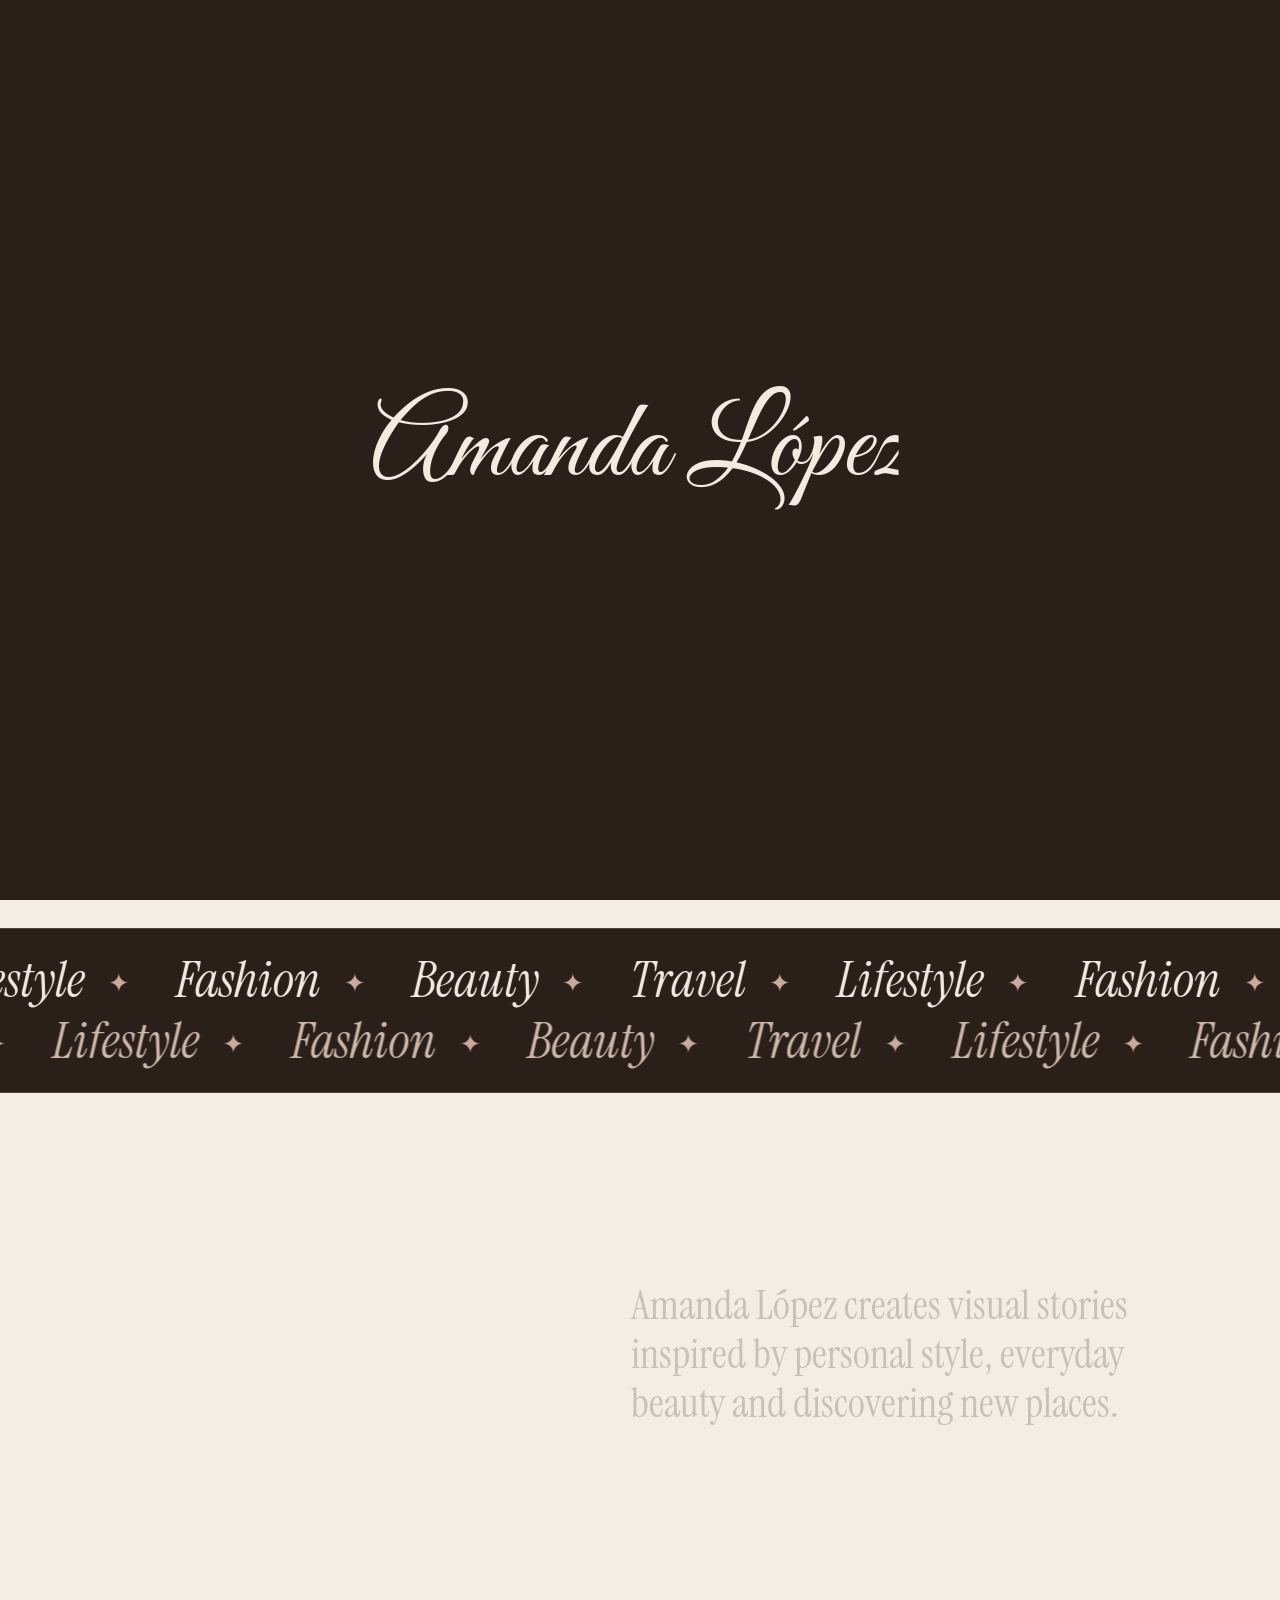
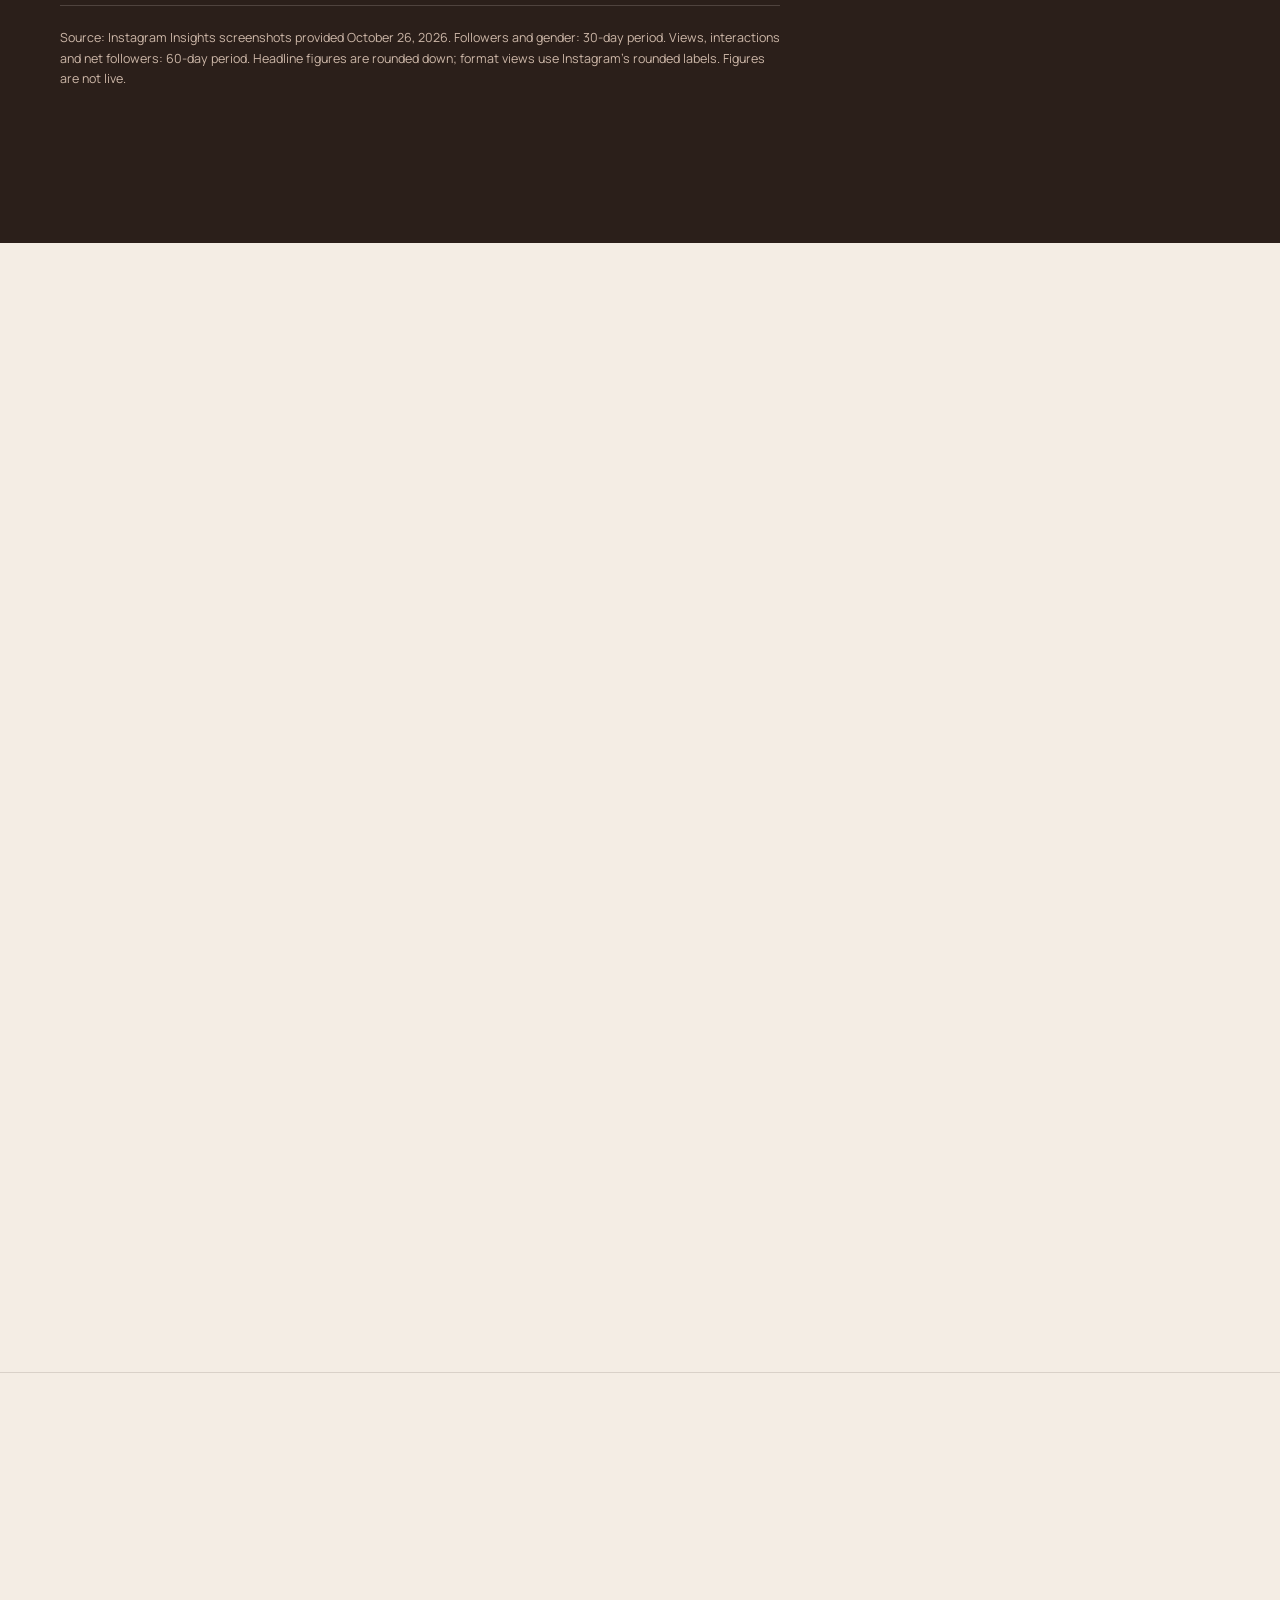
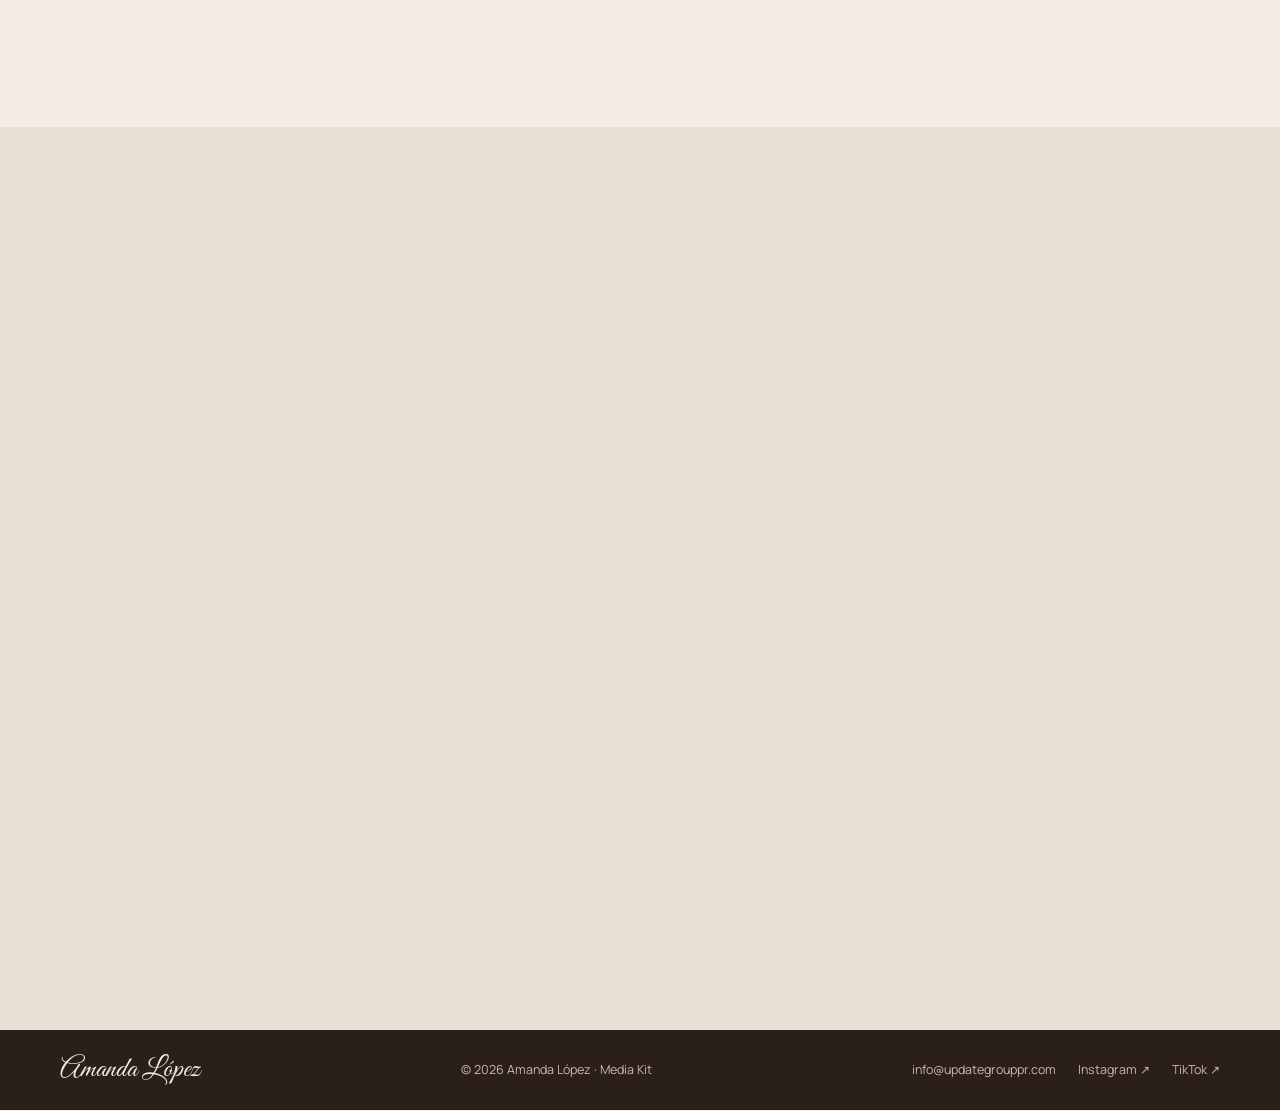
<file: amandalopez/index.html>
<!doctype html>
<html lang="en">
<head>
<meta charset="utf-8">
<title>Amanda López Media Kit</title>
<meta http-equiv="refresh" content="0; url=../Amandalopez/">
<link rel="canonical" href="https://www.updategrouppr.com/Amandalopez/">
<meta name="robots" content="noindex">
</head>
<body><a href="../Amandalopez/">Amanda López Media Kit</a></body>
</html>
</file>
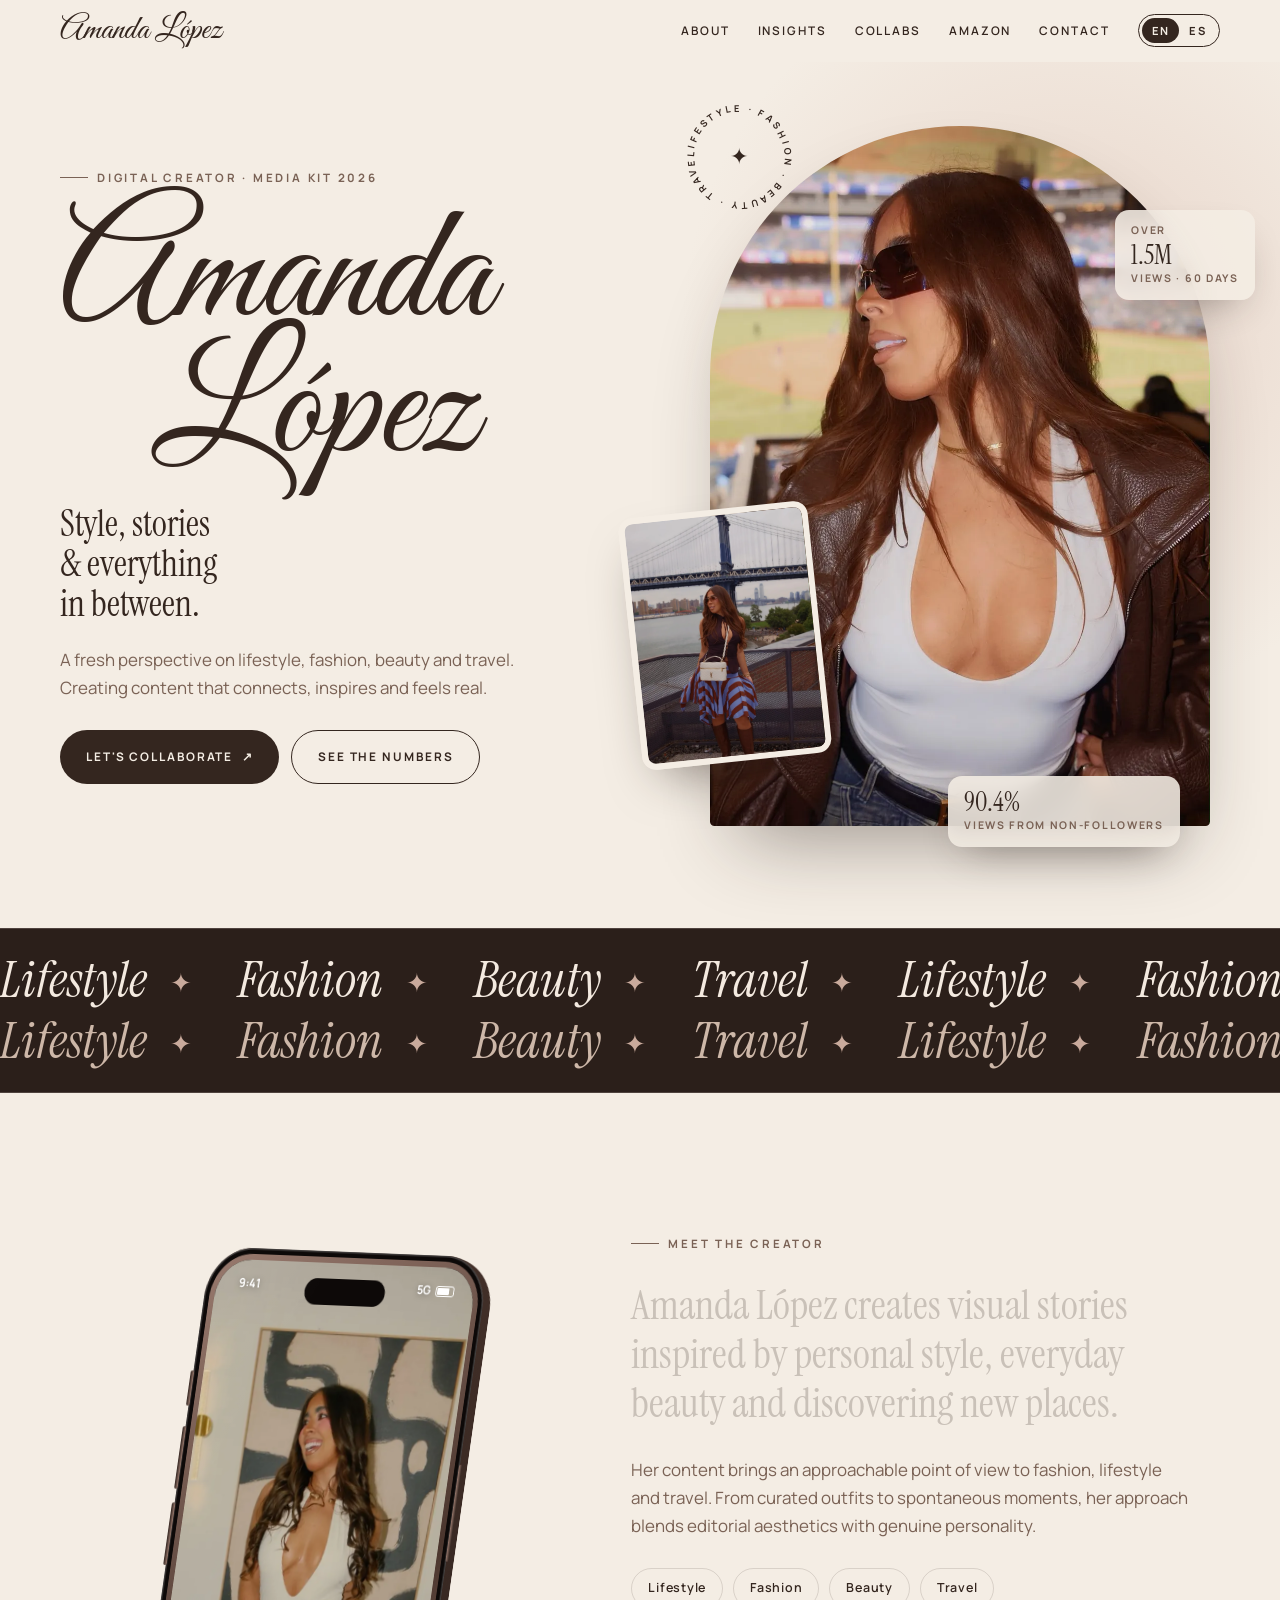
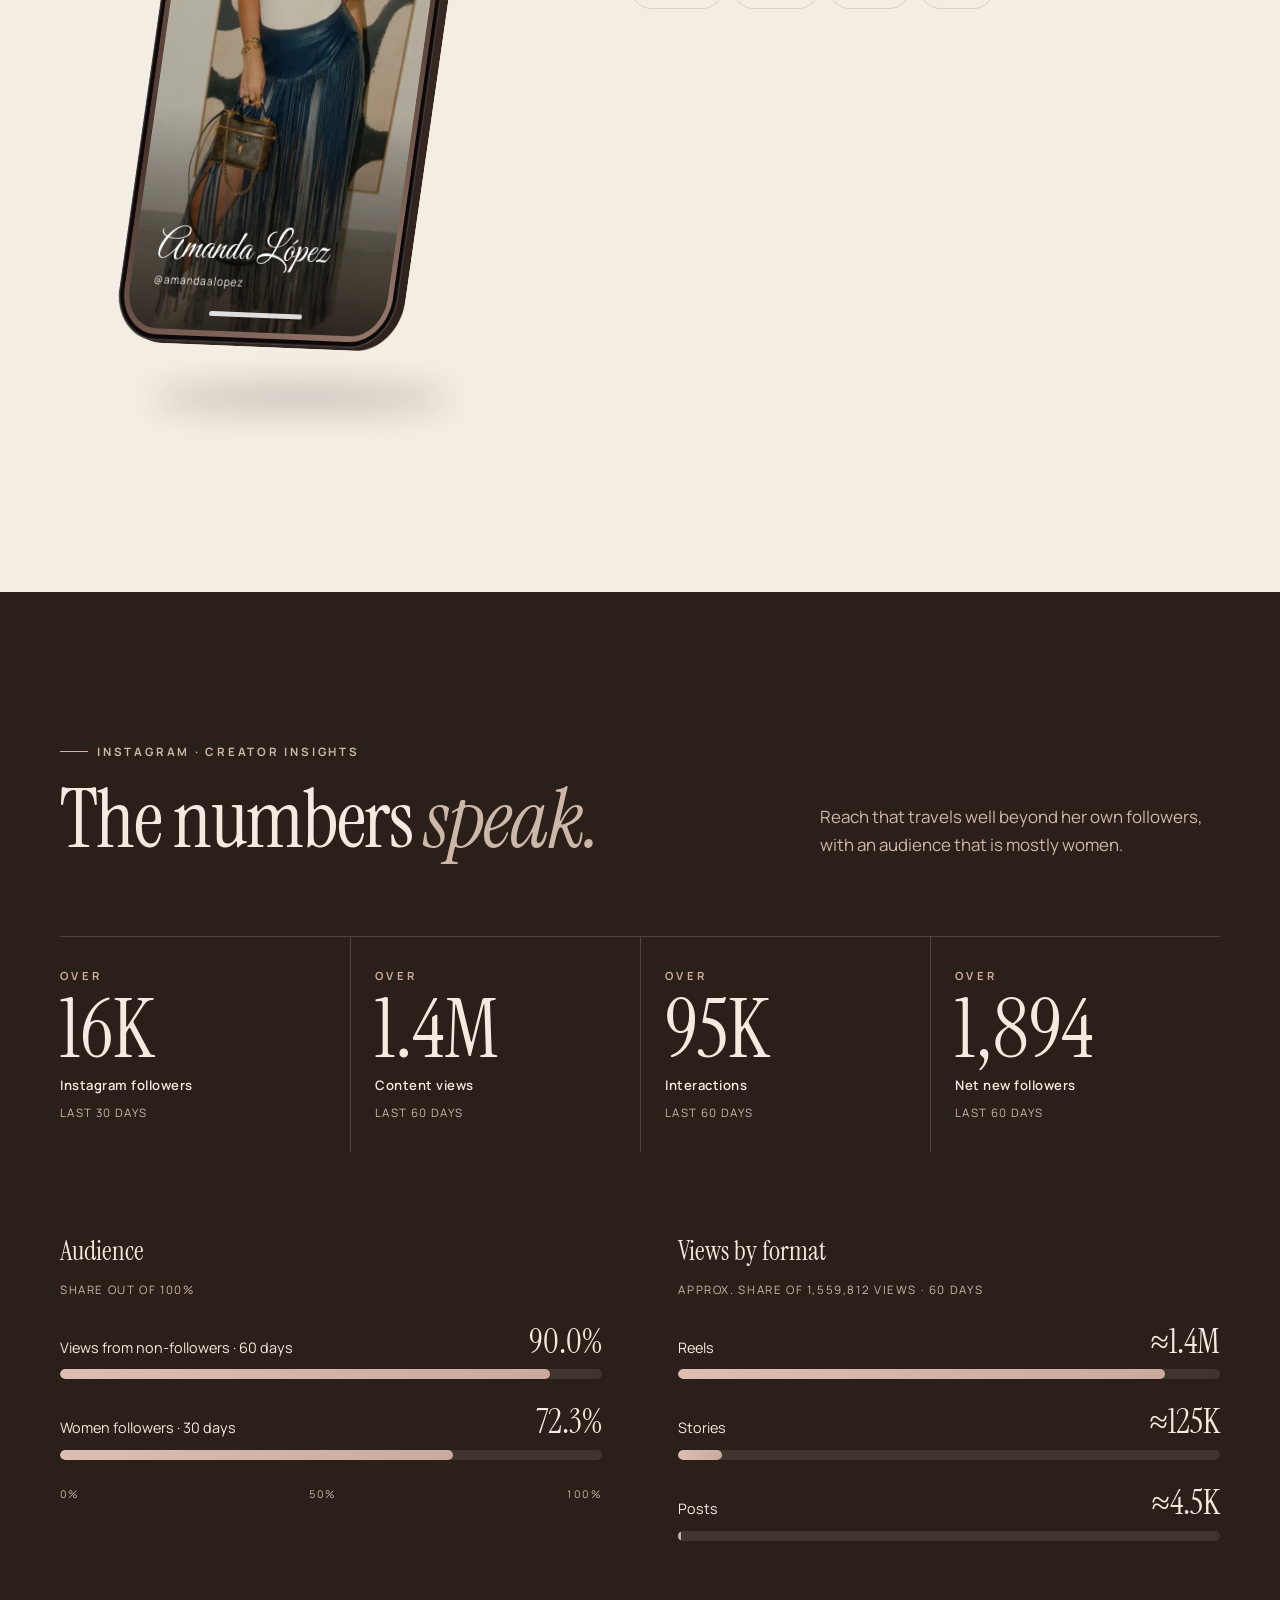
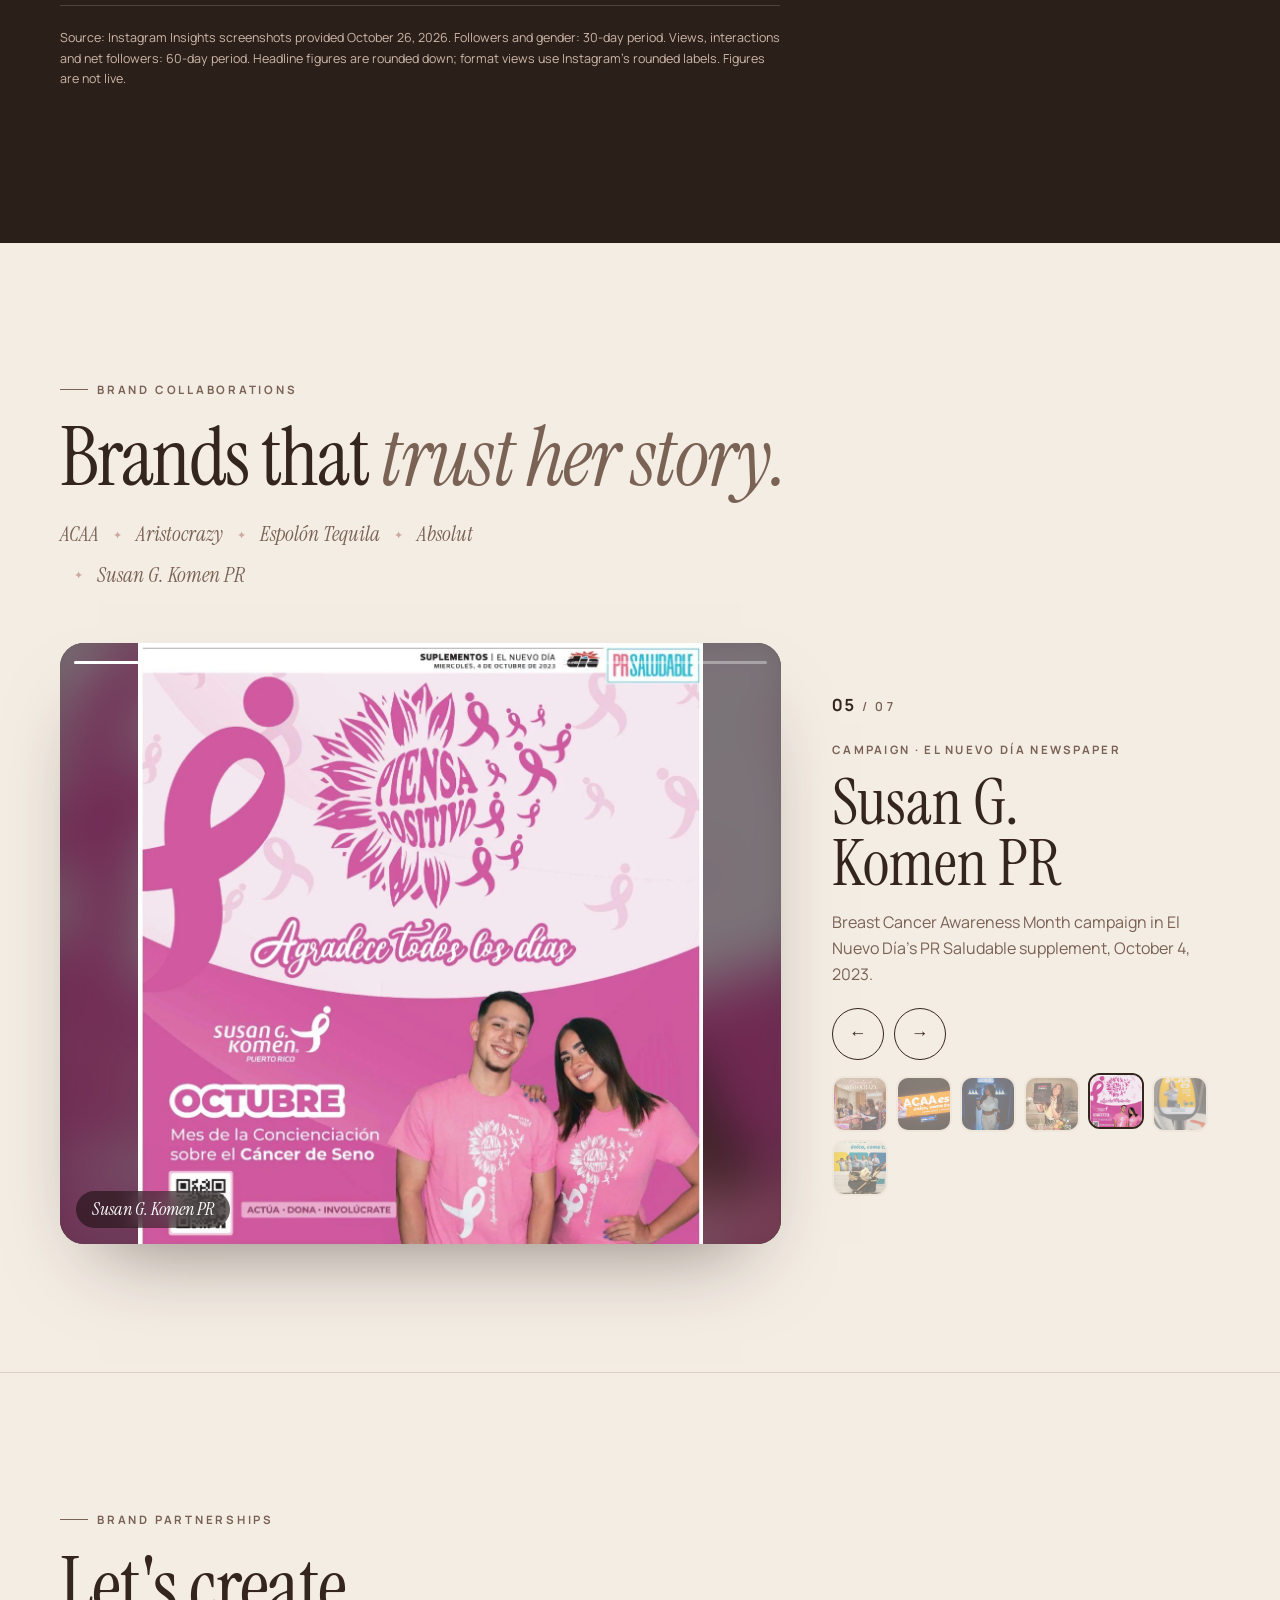
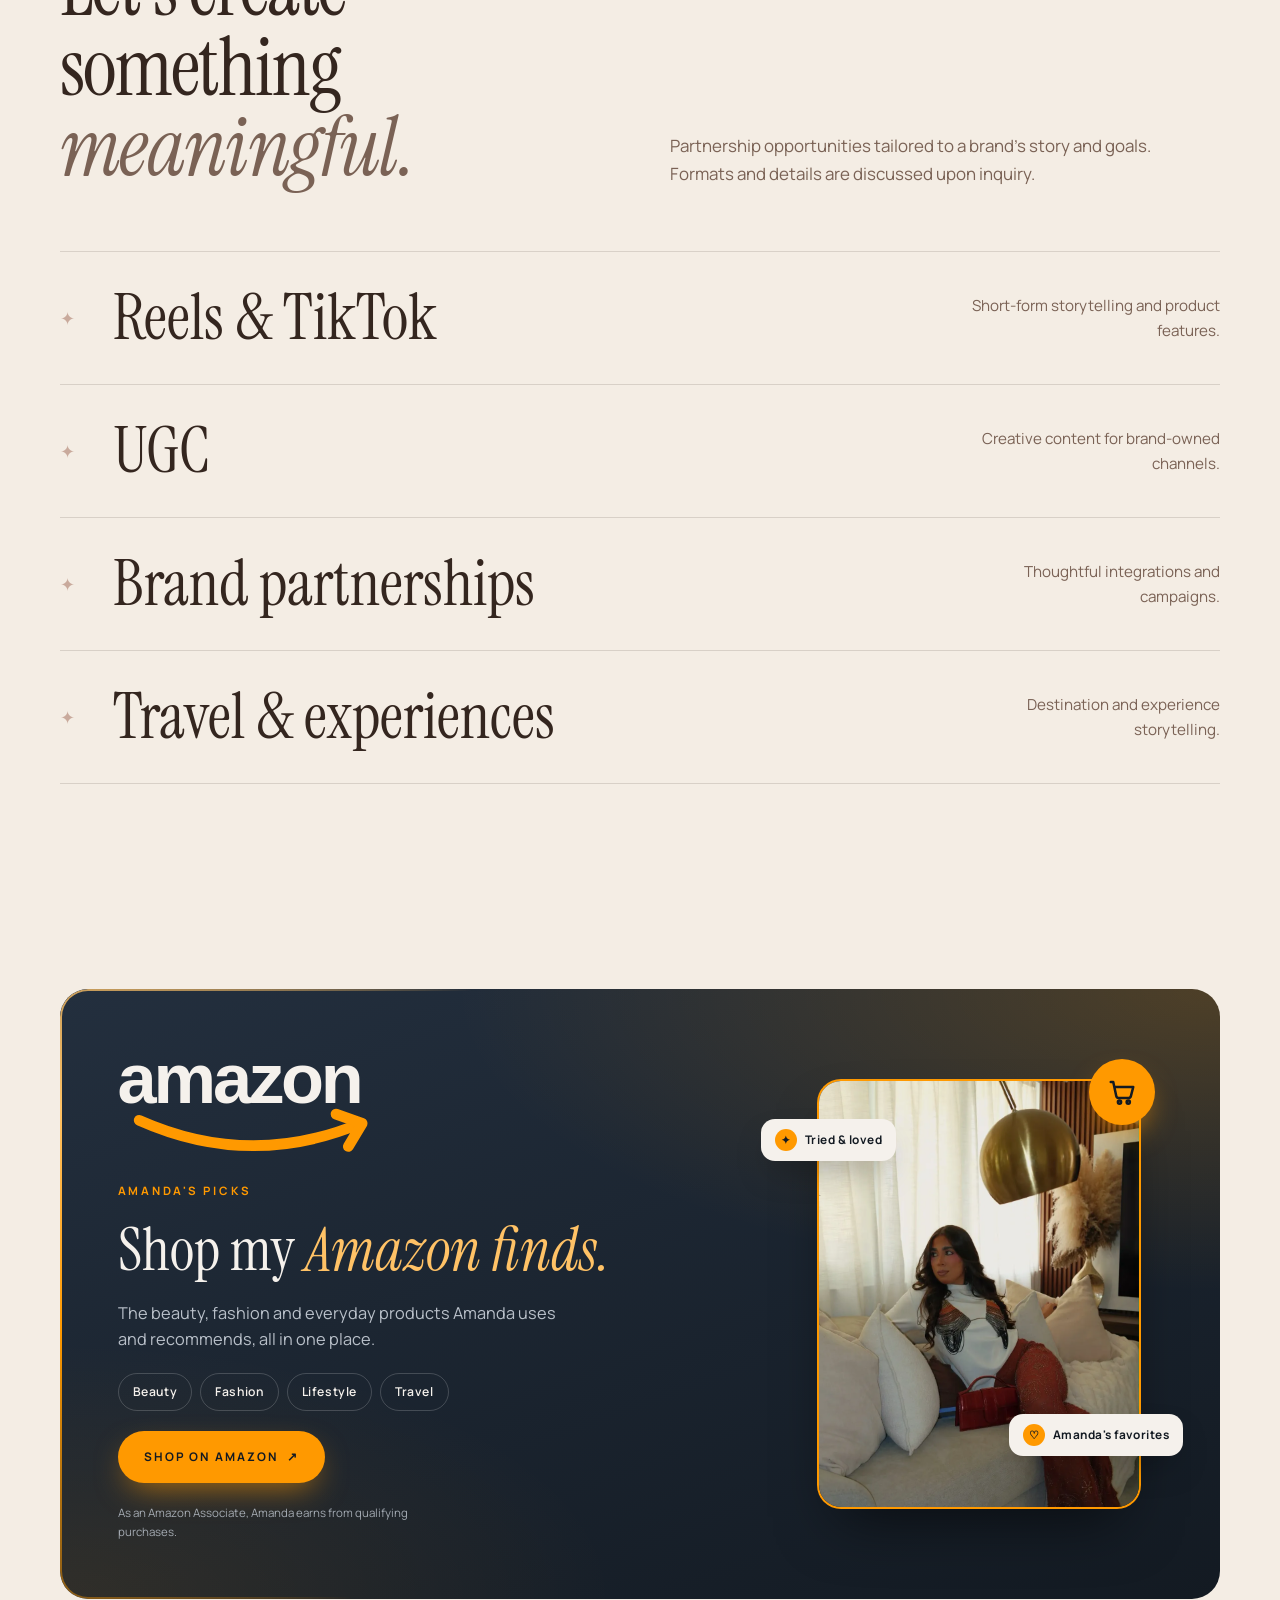
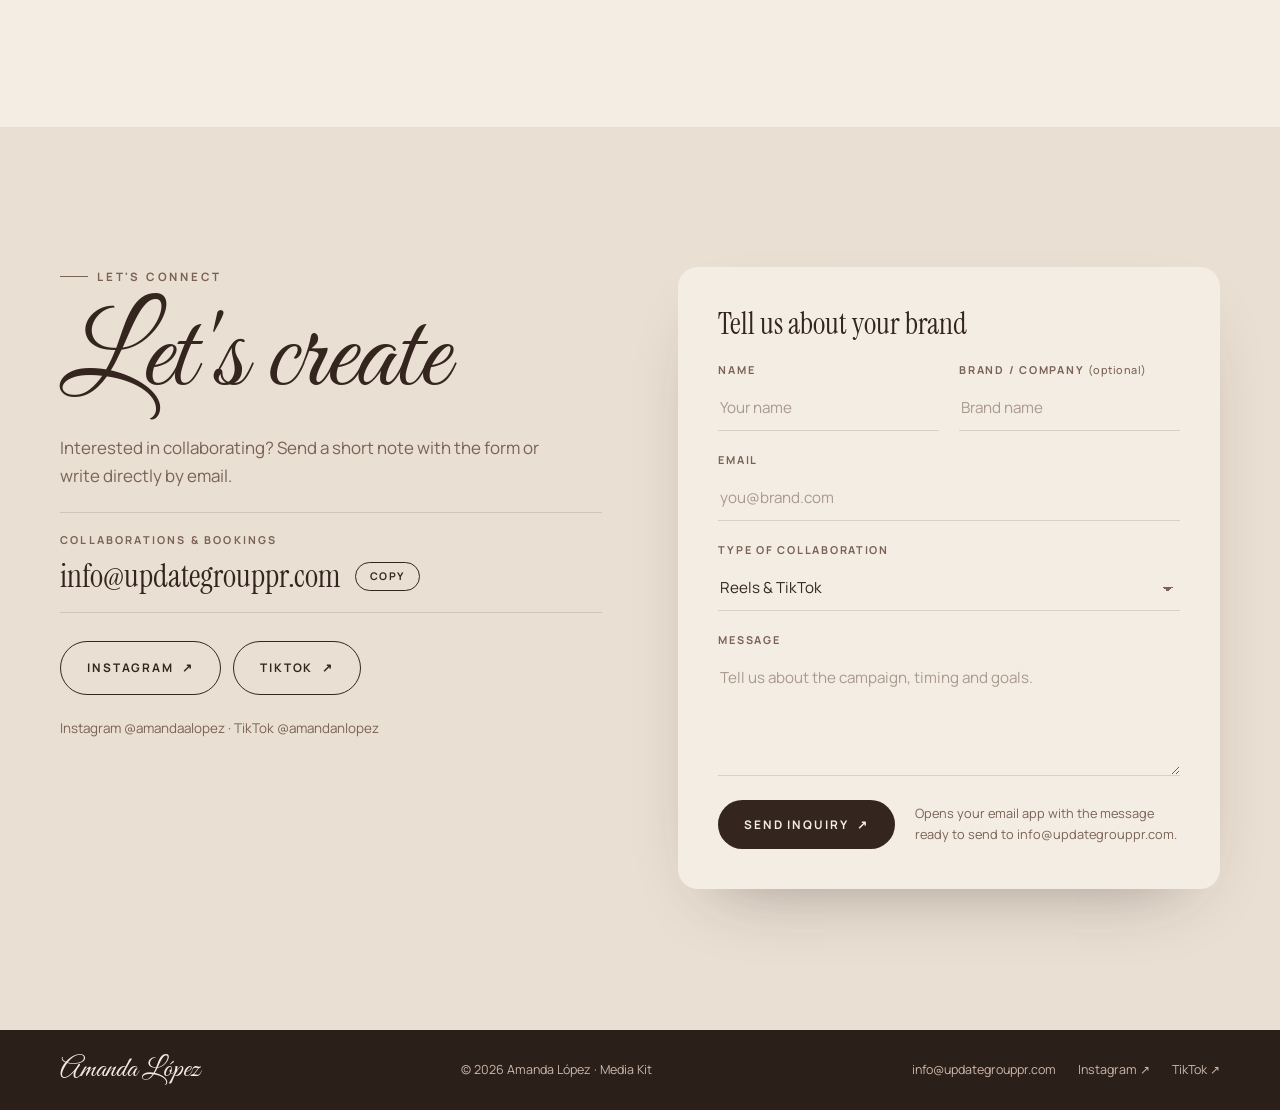
<file: Amandalopez/index.html>
<!doctype html>
<html lang="en">
<head>
<meta charset="utf-8">
<meta name="viewport" content="width=device-width,initial-scale=1,viewport-fit=cover">
<title>Amanda López Media Kit</title>
<meta name="claude:viewport-fit-sides" content="cover">
<meta name="description" content="Amanda López — lifestyle, fashion, beauty and travel creator. Media kit 2026.">
<link rel="preconnect" href="https://fonts.googleapis.com">
<link rel="preconnect" href="https://fonts.gstatic.com" crossorigin>
<link rel="stylesheet" href="https://fonts.googleapis.com/css2?family=Great+Vibes&family=Instrument+Serif:ital@0;1&family=Manrope:wght@400;500;600;700&display=swap">
<style>
/* Layout: editorial magazine spread — arched cover photo, chocolate data band, collaborations slideshow, oversized cursive sign-off */
:root{
  --bg:#F4EDE4;          /* cream paper */
  --surface:#EADFD3;     /* nude card */
  --ink:#34261F;         /* chocolate */
  --muted:#7A6255;       /* cocoa text */
  --nude:#C9AA9C;        /* nude accent */
  --rose:#DDBFB2;        /* soft rose */
  --deep:#2B1F1A;        /* espresso band */
  --on-deep:#F4EAE0;
  --on-deep-muted:#CDB7A8;
  --line:rgba(52,38,31,.14);
  --line-deep:rgba(244,234,224,.18);
  --error:#A3412C;
  --phone-a:#9A7B6F;     /* cocoa titanium frame */
  --phone-b:#4A352D;
  --phone-edge:#2E211C;
  --phone-glass:#0D0908;
  --amz-ink:#131A22;     /* Amazon zone: navy */
  --amz-ink-2:#232F3E;
  --amz-orange:#FF9900;
  --amz-orange-2:#FFC266;
  --amz-text:#F5F1EC;
  --amz-muted:#B9C0C9;
  --font-sign:'Great Vibes','Snell Roundhand','Brush Script MT',cursive;
  --font-display:'Instrument Serif','Playfair Display',Georgia,serif;
  --font-body:'Manrope','Helvetica Neue',Arial,sans-serif;
  --ease:cubic-bezier(.22,1,.36,1);
  --gut-l:max(16px,env(safe-area-inset-left,0px));
  --gut-r:max(16px,env(safe-area-inset-right,0px));
  --wrap:1240px;
}
@media (prefers-color-scheme:dark){:root:not([data-theme="light"]){
  --bg:#1C1512;--surface:#271D19;--ink:#F1E6DB;--muted:#BFA899;--nude:#B8917F;--rose:#7E5D50;
  --deep:#120D0B;--on-deep:#F4EAE0;--on-deep-muted:#C2AC9E;--line:rgba(241,230,219,.14);--line-deep:rgba(244,234,224,.16);--error:#E89580;color-scheme:dark}}
:root[data-theme="dark"]{
  --bg:#1C1512;--surface:#271D19;--ink:#F1E6DB;--muted:#BFA899;--nude:#B8917F;--rose:#7E5D50;
  --deep:#120D0B;--on-deep:#F4EAE0;--on-deep-muted:#C2AC9E;--line:rgba(241,230,219,.14);--line-deep:rgba(244,234,224,.16);--error:#E89580;color-scheme:dark}

*{box-sizing:border-box}
html{scroll-behavior:smooth}
body{margin:0;background:var(--bg);color:var(--ink);font-family:var(--font-body);font-size:16px;line-height:1.65;overflow-x:hidden;-webkit-font-smoothing:antialiased}
body::before{content:"";position:fixed;inset:0 0 auto;height:env(safe-area-inset-top,0px);z-index:60;background:var(--bg)}
a{color:inherit;text-decoration:none}
img{max-width:100%;display:block}
::selection{background:var(--nude);color:var(--deep)}
:focus-visible{outline:2px solid var(--nude);outline-offset:4px;border-radius:2px}
.wrap{max-width:var(--wrap);margin-inline:auto;padding-left:var(--gut-l);padding-right:var(--gut-r)}
@media(min-width:700px){:root{--gut-l:max(40px,env(safe-area-inset-left,0px));--gut-r:max(40px,env(safe-area-inset-right,0px))}}
.sr-only{position:absolute;width:1px;height:1px;overflow:hidden;clip:rect(0 0 0 0);white-space:nowrap}

/* type scale */
.eyebrow{font-size:.72rem;font-weight:700;letter-spacing:.24em;text-transform:uppercase;color:var(--muted);display:inline-flex;align-items:center;gap:.8em}
.eyebrow::before{content:"";width:28px;height:1px;background:currentColor}
.h-xl{font-family:var(--font-display);font-weight:400;font-size:clamp(2.6rem,6.4vw,5.6rem);line-height:.98;letter-spacing:-.02em;margin:0;text-wrap:balance}
.h-xl em{font-style:italic;color:var(--muted)}
.lede{font-size:1.06rem;color:var(--muted);max-width:52ch;margin:0}

/* ---------- loader ---------- */
.loader{display:none}
.js-loading .loader{display:grid;place-items:center;position:fixed;inset:0;z-index:100;background:var(--deep);color:var(--on-deep);animation:curtain .8s var(--ease) 1.15s forwards}
.loader span{font-family:var(--font-sign);font-size:clamp(3.4rem,10vw,7rem);clip-path:inset(0 100% 0 0);animation:write 1s var(--ease) .1s forwards;padding:0 .2em}
@keyframes write{to{clip-path:inset(0 0 0 0)}}
@keyframes curtain{to{transform:translateY(-100%)}}

/* ---------- nav ---------- */
.nav{position:sticky;top:env(safe-area-inset-top,0px);z-index:50;transition:background .5s var(--ease),box-shadow .5s var(--ease)}
.nav.scrolled{background:color-mix(in srgb,var(--bg) 82%,transparent);backdrop-filter:blur(18px);-webkit-backdrop-filter:blur(18px);box-shadow:0 1px 0 var(--line)}
.nav-in{display:flex;align-items:center;justify-content:space-between;gap:16px;padding-block:14px}
.sig{font-family:var(--font-sign);font-size:2.1rem;line-height:1;white-space:nowrap;transition:transform .5s var(--ease)}
.sig:hover{transform:rotate(-4deg) scale(1.05)}
.nav-links{display:flex;align-items:center;gap:28px;font-size:.74rem;font-weight:600;letter-spacing:.16em;text-transform:uppercase}
.nav-links a{position:relative;padding-block:6px}
.nav-links a::after{content:"";position:absolute;left:0;right:0;bottom:0;height:1px;background:currentColor;transform:scaleX(0);transform-origin:right;transition:transform .45s var(--ease)}
.nav-links a:hover::after{transform:scaleX(1);transform-origin:left}
.lang{display:inline-flex;border:1px solid var(--ink);border-radius:999px;padding:3px;background:transparent;cursor:pointer;font:700 .7rem/1 var(--font-body);letter-spacing:.12em;color:var(--ink)}
.lang span{padding:7px 10px;border-radius:999px;transition:background .35s var(--ease),color .35s}
.lang span.on{background:var(--ink);color:var(--bg)}
@media(max-width:860px){.nav-links a:not(.keep){display:none}}

/* ---------- hero ---------- */
.hero{position:relative;padding-block:clamp(28px,5vw,64px) clamp(56px,8vw,110px);overflow:hidden}
.hero::before{content:"";position:absolute;width:62vw;height:62vw;max-width:820px;max-height:820px;right:-14vw;top:-10vw;border-radius:50%;background:radial-gradient(circle,var(--rose) 0%,transparent 68%);opacity:.55;pointer-events:none}
.hero-grid{position:relative;display:grid;grid-template-columns:1.05fr .95fr;gap:clamp(24px,5vw,72px);align-items:center}
.hero-copy{min-width:0;display:flex;flex-direction:column;gap:22px}
.hero h1{margin:0;font-family:var(--font-sign);font-weight:400;font-size:clamp(5rem,13vw,11.5rem);line-height:.82;letter-spacing:-.01em}
.hero h1 .l2{display:block;padding-left:.55em}
.hero-tag{font-family:var(--font-display);font-size:clamp(1.6rem,2.8vw,2.5rem);line-height:1.12;margin:0;max-width:16ch;text-wrap:balance}
.hero-tag em{color:var(--muted)}
.cta-row{display:flex;flex-wrap:wrap;gap:12px;margin-top:6px}
.btn{position:relative;display:inline-flex;align-items:center;gap:.7em;padding:16px 26px;border-radius:999px;font-size:.74rem;font-weight:700;letter-spacing:.16em;text-transform:uppercase;overflow:hidden;transition:transform .45s var(--ease),box-shadow .45s var(--ease),background .35s,color .35s;will-change:transform}
.btn-solid{background:var(--ink);color:var(--bg)}
.btn-solid:hover{box-shadow:0 14px 34px rgba(43,31,26,.28)}
.btn-ghost{border:1px solid var(--ink)}
.btn-ghost:hover{background:var(--ink);color:var(--bg)}
.btn .arr{display:inline-block;transition:transform .45s var(--ease)}
.btn:hover .arr{transform:translate(3px,-3px)}

.hero-visual{position:relative;min-width:0;justify-self:center;width:min(100%,500px)}
.arch{position:relative;aspect-ratio:3/4.2;max-width:100%;border-radius:999px 999px 18px 18px;overflow:hidden;background:var(--surface);box-shadow:0 40px 80px -30px rgba(43,31,26,.45)}
.arch img{width:100%;height:100%;object-fit:cover;object-position:50% 30%;transform:scale(1.08);transition:transform 1.6s var(--ease)}
.ready .arch img{transform:scale(1)}
.inset-photo{position:absolute;width:38%;aspect-ratio:3/4;left:-16%;bottom:9%;border-radius:14px;overflow:hidden;border:6px solid var(--bg);box-shadow:0 24px 50px -20px rgba(43,31,26,.5);transform:rotate(-6deg)}
.inset-photo img{width:100%;height:100%;object-fit:cover}
.chip{position:absolute;display:flex;flex-direction:column;gap:2px;padding:12px 16px;border-radius:14px;background:color-mix(in srgb,var(--bg) 88%,transparent);backdrop-filter:blur(10px);-webkit-backdrop-filter:blur(10px);box-shadow:0 18px 40px -18px rgba(43,31,26,.45);font-size:.66rem;font-weight:700;letter-spacing:.16em;text-transform:uppercase;color:var(--muted);animation:float 6s ease-in-out infinite}
.chip b{font-family:var(--font-display);font-weight:400;font-size:1.7rem;letter-spacing:0;text-transform:none;color:var(--ink);line-height:1}
.chip-1{top:12%;right:-9%}
.chip-2{bottom:-3%;right:6%;animation-delay:-3s}
@keyframes float{50%{transform:translateY(-10px)}}
.badge{position:absolute;top:-4%;left:-6%;width:118px;height:118px;color:var(--ink)}
.badge svg{width:100%;height:100%;animation:spin 22s linear infinite}
.badge text{font:700 9.5px var(--font-body);letter-spacing:3.2px;text-transform:uppercase;fill:currentColor}
.badge .star{position:absolute;inset:0;display:grid;place-items:center;font-size:1.4rem}
@keyframes spin{to{transform:rotate(360deg)}}

/* hero entrance */
.rise{opacity:1}
.js .rise{animation:rise 1.2s var(--ease) both;animation-delay:calc(1.05s + var(--d,0) * 110ms)}
.js.no-loader .rise{animation-delay:calc(var(--d,0) * 110ms)}
@keyframes rise{from{opacity:0;transform:translateY(40px);filter:blur(8px)}}

@media(max-width:860px){
  .hero-grid{grid-template-columns:1fr}
  .hero-visual{order:-1;width:min(84%,420px);margin-top:12px}
  .chip-1{right:-12%}
  .hero h1 .l2{padding-left:.4em}
}

/* ---------- marquee ---------- */
.marquee{background:var(--deep);color:var(--on-deep);overflow:hidden;padding-block:20px;border-block:1px solid var(--line-deep)}
.mq-row{display:flex;width:max-content;animation:mq 34s linear infinite}
.mq-row.rev{animation-direction:reverse;animation-duration:40s;color:var(--on-deep-muted)}
.mq-row span{font-family:var(--font-display);font-style:italic;font-size:clamp(1.8rem,4vw,3.2rem);line-height:1.2;padding-right:.9em;white-space:nowrap}
.mq-row span i{font-style:normal;font-size:.5em;vertical-align:middle;padding-left:.9em;color:var(--nude)}
.marquee:hover .mq-row{animation-play-state:paused}
@keyframes mq{to{transform:translateX(-50%)}}

/* ---------- about ---------- */
.about{padding-block:clamp(80px,11vw,150px)}
.about-grid{display:grid;grid-template-columns:.9fr 1.1fr;gap:clamp(32px,7vw,110px);align-items:start}
.phone-stage{position:sticky;top:96px;display:grid;justify-items:center;padding-block:10px 40px;perspective:1600px}
.phone-float{animation:pfloat 7s ease-in-out infinite}
@keyframes pfloat{50%{transform:translateY(-14px)}}
.phone{position:relative;width:min(330px,76vw);aspect-ratio:9/19.3;transform-style:preserve-3d;transform:rotateY(var(--ry,-22deg)) rotateX(var(--rx,8deg)) rotateZ(2deg);transition:transform .6s var(--ease)}
.phone .edge{position:absolute;inset:0;border-radius:15.5%/7.4%;background:linear-gradient(135deg,var(--phone-b),var(--phone-edge));transform:translateZ(var(--z))}
.phone-body{position:absolute;inset:0;border-radius:15.5%/7.4%;padding:3.6%;background:linear-gradient(145deg,var(--phone-a),var(--phone-b) 55%,var(--phone-a));box-shadow:inset 0 0 0 1.5px rgba(255,255,255,.22),inset 0 0 0 6px var(--phone-glass)}
.pbtn{position:absolute;width:4px;border-radius:2px;background:linear-gradient(90deg,var(--phone-edge),var(--phone-a))}
.pbtn.l1{left:-3px;top:18%;height:5%}.pbtn.l2{left:-3px;top:26%;height:9%}.pbtn.l3{left:-3px;top:37%;height:9%}.pbtn.r1{right:-3px;top:30%;height:14%;background:linear-gradient(270deg,var(--phone-edge),var(--phone-a))}
.screen{position:relative;height:100%;border-radius:12.5%/5.9%;overflow:hidden;background:var(--phone-glass)}
.screen img{width:100%;height:100%;object-fit:cover;object-position:50% 30%}
.island{position:absolute;top:2.4%;left:50%;width:31%;height:3.9%;transform:translateX(-50%);border-radius:999px;background:var(--phone-glass);z-index:2}
.statusbar{position:absolute;top:2.7%;left:9%;right:8%;display:flex;justify-content:space-between;align-items:center;color:#fff;font:700 .78rem/1 var(--font-body);z-index:2;text-shadow:0 1px 6px rgba(0,0,0,.35)}
.batt{display:inline-block;width:22px;height:11px;border:1.5px solid #fff;border-radius:3px;padding:1px;margin-left:6px;vertical-align:middle}
.batt::before{content:"";display:block;height:100%;width:80%;background:#fff;border-radius:1px}
.screen-cap{position:absolute;inset:auto 0 0 0;padding:40% 9% 13%;background:linear-gradient(transparent,rgba(20,13,10,.75));color:#fff;display:flex;flex-direction:column;gap:2px}
.screen-cap .s{font-family:var(--font-sign);font-size:2.6rem;line-height:1}
.screen-cap small{font-size:.74rem;letter-spacing:.08em;opacity:.9}
.home-bar{position:absolute;bottom:2.2%;left:50%;width:36%;height:5px;border-radius:5px;background:rgba(255,255,255,.85);transform:translateX(-50%);z-index:2}
.glare{position:absolute;inset:-20%;background:linear-gradient(115deg,rgba(255,255,255,.28) 0%,rgba(255,255,255,.06) 28%,transparent 42%);transform:translateX(var(--gx,0%));pointer-events:none;z-index:3;transition:transform .6s var(--ease)}
.phone-shadow{width:62%;height:26px;margin-top:34px;border-radius:50%;background:var(--ink);opacity:.22;filter:blur(16px)}
@media(max-width:860px){.phone-stage{position:relative;top:0}.phone{width:min(290px,70vw)}}
.about-copy{min-width:0;display:flex;flex-direction:column;gap:28px}
.big-quote{font-family:var(--font-display);font-size:clamp(1.7rem,3.2vw,2.75rem);line-height:1.2;margin:0;text-wrap:pretty}
.big-quote .w{transition:opacity .35s linear}
.about-copy p.lede{max-width:56ch}
.pills{display:flex;flex-wrap:wrap;gap:10px;padding:0;margin:0;list-style:none}
.pills li{border:1px solid var(--line);border-radius:999px;padding:9px 16px;font-size:.78rem;font-weight:600;letter-spacing:.06em;transition:background .35s,color .35s,border-color .35s}
.pills li:hover{background:var(--ink);color:var(--bg);border-color:var(--ink)}
@media(max-width:860px){.about-grid{grid-template-columns:1fr}}

/* ---------- insights ---------- */
.insights{background:var(--deep);color:var(--on-deep);padding-block:clamp(80px,11vw,150px);position:relative;overflow:hidden}
.insights .eyebrow{color:var(--on-deep-muted)}
.insights .h-xl em{color:var(--on-deep-muted)}
.ins-head{display:flex;flex-wrap:wrap;justify-content:space-between;align-items:end;gap:24px}
.ins-head .lede{color:var(--on-deep-muted);max-width:40ch}
.stat-grid{display:grid;grid-template-columns:repeat(4,1fr);margin-top:clamp(48px,6vw,80px);border-top:1px solid var(--line-deep)}
.stat{min-width:0;padding:30px 24px 30px 0;display:flex;flex-direction:column;gap:6px}
.stat+.stat{padding-left:24px;border-left:1px solid var(--line-deep)}
.stat .over{font-size:.7rem;font-weight:700;letter-spacing:.3em;text-transform:uppercase;color:var(--nude)}
.stat .num{font-family:var(--font-display);font-size:clamp(3.2rem,6.4vw,5.6rem);line-height:.95;font-variant-numeric:tabular-nums;white-space:nowrap}
.stat .lbl{font-size:.82rem;font-weight:600;letter-spacing:.04em;color:var(--on-deep)}
.stat .per{font-size:.72rem;letter-spacing:.12em;text-transform:uppercase;color:var(--on-deep-muted)}
@media(max-width:900px){.stat-grid{grid-template-columns:repeat(2,1fr)}.stat:nth-child(3){padding-left:0;border-left:0}.stat:nth-child(n+3){border-top:1px solid var(--line-deep)}}
@media(max-width:420px){.stat{padding-right:12px}.stat+.stat{padding-left:12px}.stat:nth-child(3){padding-left:0}.stat .num{font-size:2.7rem}}

.ins-lower{display:grid;grid-template-columns:1fr 1fr;gap:clamp(32px,6vw,90px);margin-top:clamp(48px,6vw,80px)}
.panel{min-width:0;display:flex;flex-direction:column;gap:26px}
.panel h3{margin:0;font-family:var(--font-display);font-weight:400;font-size:1.7rem}
.panel h3 small{display:block;font-family:var(--font-body);font-size:.72rem;letter-spacing:.14em;text-transform:uppercase;color:var(--on-deep-muted);margin-top:6px}
.meter{display:flex;flex-direction:column;gap:10px}
.meter-top{display:flex;justify-content:space-between;align-items:baseline;gap:12px}
.meter-top span{font-size:.9rem;color:var(--on-deep)}
.meter-top b{font-family:var(--font-display);font-weight:400;font-size:2.1rem;line-height:1;font-variant-numeric:tabular-nums}
.track{height:10px;border-radius:999px;background:rgba(244,234,224,.1);overflow:hidden}
.fill{height:100%;width:var(--v);min-width:3px;border-radius:999px;background:linear-gradient(90deg,var(--rose),var(--nude));transform-origin:left;transition:transform 1.8s var(--ease)}
.js-anim .fill{transform:scaleX(0)}
.js-anim .on .fill{transform:scaleX(1)}
.scale{display:flex;justify-content:space-between;font-size:.66rem;letter-spacing:.1em;color:var(--on-deep-muted);font-variant-numeric:tabular-nums}
.src{margin-top:clamp(40px,5vw,64px);padding-top:22px;border-top:1px solid var(--line-deep);font-size:.78rem;color:var(--on-deep-muted);max-width:90ch}
@media(max-width:860px){.ins-lower{grid-template-columns:1fr}}

/* ---------- collaborations slideshow ---------- */
.collab{padding-block:clamp(80px,10vw,140px)}
.collab-head{display:flex;flex-wrap:wrap;justify-content:space-between;align-items:end;gap:20px 40px;margin-bottom:clamp(32px,4vw,56px)}
.collab-head>*{min-width:0}
.brands{margin:0;display:flex;flex-wrap:wrap;gap:6px 0;max-width:34rem;font-family:var(--font-display);font-style:italic;font-size:1.3rem;color:var(--muted)}
.brands span{white-space:nowrap}
.brands span+span::before{content:"✦";font-style:normal;font-size:.55em;margin-inline:14px;color:var(--nude);vertical-align:middle}
.cs{display:grid;grid-template-columns:1.3fr .7fr;gap:clamp(24px,4vw,64px);align-items:center}
.cs>*{min-width:0}
.cs-stage{position:relative;aspect-ratio:6/5;max-width:100%;border-radius:24px;overflow:hidden;background:var(--deep);box-shadow:0 40px 80px -40px rgba(43,31,26,.55);touch-action:pan-y;outline-offset:4px}
.cs-slide{position:absolute;inset:0;margin:0;opacity:0;visibility:hidden;transition:opacity .9s var(--ease),visibility .9s}
.cs-slide.on{opacity:1;visibility:visible}
.cs-bg{position:absolute;inset:-40px;background-size:cover;background-position:center;filter:blur(30px) brightness(.5) saturate(1.2)}
.cs-slide img{position:relative;width:100%;height:100%;object-fit:contain;transform:scale(1.06);transition:transform 7s linear}
.cs-slide.on img{transform:scale(1)}
.cs-tag{position:absolute;left:16px;bottom:16px;z-index:2;padding:9px 16px;border-radius:999px;background:rgba(20,13,10,.55);backdrop-filter:blur(10px);-webkit-backdrop-filter:blur(10px);color:#fff;font-family:var(--font-display);font-style:italic;font-size:1.15rem;line-height:1}
.cs-bars{position:absolute;top:12px;left:14px;right:14px;display:flex;gap:6px;z-index:3}
.cs-bars button{flex:1;padding:6px 0;border:0;background:none;cursor:pointer}
.cs-bars i{display:block;height:3px;border-radius:3px;background:rgba(255,255,255,.35);overflow:hidden}
.cs-bars i::after{content:"";display:block;height:100%;background:#fff;transform:scaleX(0);transform-origin:left}
.cs-bars .done i::after{transform:scaleX(1)}
.cs-bars .on i::after{animation:fillbar 6s linear forwards}
.cs-stage.paused .cs-bars .on i::after{animation-play-state:paused}
.cs-stage.no-auto .cs-bars .on i::after{animation:none;transform:scaleX(1)}
@keyframes fillbar{to{transform:scaleX(1)}}
.cs-info{display:flex;flex-direction:column;gap:16px}
.cs-anim{animation:csIn .7s var(--ease)}
@keyframes csIn{from{opacity:0;transform:translateY(16px)}}
.cs-count{font-size:.78rem;font-weight:600;letter-spacing:.2em;color:var(--muted);font-variant-numeric:tabular-nums}
.cs-count b{color:var(--ink);font-size:1.05rem}
.cs-kind{font-size:.72rem;font-weight:700;letter-spacing:.2em;text-transform:uppercase;color:var(--muted)}
.cs-brand{margin:0;font-family:var(--font-display);font-weight:400;font-size:clamp(2.6rem,5vw,4.4rem);line-height:.95;text-wrap:balance}
.cs-desc{margin:0;color:var(--muted);max-width:40ch}
.cs-nav{display:flex;gap:10px;margin-top:4px}
.cs-btn{width:52px;height:52px;border-radius:50%;border:1px solid var(--ink);background:transparent;color:var(--ink);font-size:1.1rem;cursor:pointer;transition:background .3s,color .3s,transform .3s var(--ease)}
.cs-btn:hover{background:var(--ink);color:var(--bg);transform:scale(1.06)}
.cs-thumbs{display:flex;flex-wrap:wrap;gap:8px}
.cs-thumbs button{width:56px;height:56px;padding:0;border-radius:12px;overflow:hidden;border:2px solid transparent;background:var(--surface);cursor:pointer;opacity:.5;transition:opacity .3s,border-color .3s,transform .3s var(--ease)}
.cs-thumbs button:hover{opacity:.85}
.cs-thumbs img{width:100%;height:100%;object-fit:cover}
.cs-thumbs button.on{opacity:1;border-color:var(--ink);transform:translateY(-3px)}
@media(max-width:860px){.cs{grid-template-columns:1fr}.cs-stage{aspect-ratio:4/5}}

/* ---------- services ---------- */
.services{padding-block:clamp(80px,10vw,140px);border-top:1px solid var(--line)}
.svc-head{display:grid;grid-template-columns:1fr 1fr;gap:24px 60px;align-items:end;margin-bottom:clamp(40px,5vw,64px)}
.svc-head>*{min-width:0}
.svc-list{list-style:none;margin:0;padding:0;border-top:1px solid var(--line)}
.svc{display:grid;grid-template-columns:auto 1fr auto;align-items:center;gap:clamp(16px,3vw,40px);padding-block:clamp(22px,3vw,34px);border-bottom:1px solid var(--line);position:relative;cursor:default}
.svc .star{color:var(--nude);font-size:1.1rem;transition:transform .6s var(--ease)}
.svc h3{margin:0;font-family:var(--font-display);font-weight:400;font-size:clamp(2rem,5vw,4.2rem);line-height:1;transition:transform .6s var(--ease),color .4s}
.svc p{margin:0;max-width:30ch;text-align:right;color:var(--muted);font-size:.95rem;min-width:0}
.svc:hover h3{transform:translateX(18px);font-style:italic}
.svc:hover .star{transform:rotate(180deg) scale(1.3)}
.svc-float{position:fixed;left:0;top:0;width:220px;aspect-ratio:3/4;border-radius:14px;overflow:hidden;pointer-events:none;z-index:40;opacity:0;transform:translate(-50%,-50%) scale(.85) rotate(-4deg);transition:opacity .35s var(--ease),transform .5s var(--ease)}
.svc-float.show{opacity:1;transform:translate(-50%,-50%) scale(1) rotate(-4deg)}
.svc-float img{width:100%;height:100%;object-fit:cover}
@media(max-width:760px){.svc-head{grid-template-columns:1fr}.svc{grid-template-columns:auto 1fr}.svc p{grid-column:2;text-align:left}}

/* ---------- amazon zone ---------- */
@property --spin{syntax:'<angle>';inherits:false;initial-value:0deg}
.amz{padding-block:clamp(40px,6vw,90px) clamp(80px,10vw,130px)}
.amz-card{position:relative;isolation:isolate;border-radius:28px;padding:clamp(26px,4.5vw,64px);color:var(--amz-text);background:radial-gradient(120% 90% at 100% 0%,rgba(255,153,0,.22),transparent 55%),radial-gradient(80% 70% at 0% 100%,rgba(255,153,0,.10),transparent 60%),linear-gradient(160deg,var(--amz-ink-2),var(--amz-ink));display:grid;grid-template-columns:1.25fr .75fr;gap:clamp(28px,5vw,70px);align-items:center;overflow:hidden;transform:perspective(1400px) rotateX(var(--tx,0deg)) rotateY(var(--ty,0deg));transition:transform .6s var(--ease)}
.amz-card::before{content:"";position:absolute;inset:0;border-radius:inherit;padding:2px;background:conic-gradient(from var(--spin),transparent 0 62%,var(--amz-orange) 74%,var(--amz-orange-2) 80%,transparent 92%);-webkit-mask:linear-gradient(#000 0 0) content-box,linear-gradient(#000 0 0);-webkit-mask-composite:xor;mask-composite:exclude;animation:spinb 5s linear infinite;z-index:-1;pointer-events:none}
@keyframes spinb{to{--spin:360deg}}
.amz-card>*{min-width:0}
.amz-copy{display:flex;flex-direction:column;gap:20px}
.amz-logo{display:inline-flex;flex-direction:column;align-items:flex-start;color:var(--amz-text);width:max-content}
.amz-logo .word{font:800 clamp(2.6rem,6vw,4.4rem)/.9 'Helvetica Neue',Arial,sans-serif;letter-spacing:-.045em}
.amz-logo svg{width:82%;height:auto;margin-top:-2px;margin-left:4%;overflow:visible}
.amz-logo path{fill:none;stroke:var(--amz-orange);stroke-width:7;stroke-linecap:round;stroke-linejoin:round}
.js-anim .amz-logo path{stroke-dasharray:200;stroke-dashoffset:200;transition:stroke-dashoffset 1.4s var(--ease) .35s}
.js-anim .on .amz-logo path{stroke-dashoffset:0}
.amz-kicker{font-size:.72rem;font-weight:700;letter-spacing:.24em;text-transform:uppercase;color:var(--amz-orange)}
.amz h2{margin:0;font-family:var(--font-display);font-weight:400;font-size:clamp(2.2rem,4.6vw,3.9rem);line-height:1.02;text-wrap:balance}
.amz h2 em{color:var(--amz-orange-2)}
.amz-copy p{margin:0;color:var(--amz-muted);max-width:46ch;font-size:1.02rem}
.amz-tags{display:flex;flex-wrap:wrap;gap:8px;list-style:none;margin:0;padding:0}
.amz-tags li{padding:8px 14px;border-radius:999px;border:1px solid rgba(255,255,255,.18);font-size:.76rem;font-weight:600;letter-spacing:.05em}
.btn-amz{background:var(--amz-orange);color:var(--amz-ink);align-self:flex-start;box-shadow:0 12px 32px -10px rgba(255,153,0,.7)}
.btn-amz::after{content:"";position:absolute;top:0;bottom:0;left:-60%;width:40%;transform:skewX(-20deg);background:linear-gradient(90deg,transparent,rgba(255,255,255,.55),transparent);animation:sheen 3.2s ease-in-out infinite}
@keyframes sheen{0%,55%{left:-60%}100%{left:130%}}
.btn-amz:hover{background:var(--amz-orange-2);box-shadow:0 18px 40px -10px rgba(255,153,0,.85)}
.amz-disc{font-size:.72rem!important;color:var(--amz-muted)!important;opacity:.85}
.amz-visual{position:relative;justify-self:center;width:min(100%,320px)}
.amz-photo{position:relative;aspect-ratio:3/4;border-radius:22px;overflow:hidden;box-shadow:0 0 0 2px var(--amz-orange),0 30px 60px -20px rgba(0,0,0,.6)}
.amz-photo img{width:100%;height:100%;object-fit:cover;object-position:50% 35%;transition:transform 1.2s var(--ease)}
.amz-card:hover .amz-photo img{transform:scale(1.06)}
.amz-float{position:absolute;display:flex;align-items:center;gap:8px;padding:10px 14px;border-radius:14px;background:var(--amz-text);color:var(--amz-ink);font-size:.74rem;font-weight:700;letter-spacing:.04em;box-shadow:0 16px 34px -14px rgba(0,0,0,.55);animation:float 5.5s ease-in-out infinite;white-space:nowrap}
.amz-float .dot{width:22px;height:22px;border-radius:50%;display:grid;place-items:center;background:var(--amz-orange);font-size:.7rem}
.amz-float.f1{top:9%;left:-18%}
.amz-float.f2{bottom:12%;right:-14%;animation-delay:-2.6s}
.amz-cart{position:absolute;top:-22px;right:-16px;width:66px;height:66px;border-radius:50%;background:var(--amz-orange);color:var(--amz-ink);display:grid;place-items:center;box-shadow:0 14px 30px -10px rgba(255,153,0,.8);animation:bob 2.8s ease-in-out infinite}
.amz-cart svg{width:30px;height:30px}
@keyframes bob{50%{transform:translateY(-8px) rotate(-8deg)}}
@media(max-width:860px){.amz-card{grid-template-columns:1fr}.amz-visual{order:-1;width:min(70%,280px);margin-top:10px}.amz-float.f1{left:-10%}.amz-float.f2{right:-10%}}

/* ---------- contact ---------- */
.contact{position:relative;padding-block:clamp(80px,11vw,150px);overflow:hidden;background:var(--surface)}
.contact-grid{display:grid;grid-template-columns:1fr 1fr;gap:clamp(36px,6vw,90px);align-items:start}
.contact-grid>*{min-width:0}
.contact-intro{display:flex;flex-direction:column;gap:22px}
.contact h2{margin:0;font-family:var(--font-sign);font-weight:400;font-size:clamp(4rem,9vw,8.5rem);line-height:.9}
.mail-row{display:flex;flex-wrap:wrap;align-items:center;gap:10px 14px;padding-block:18px;border-block:1px solid var(--line)}
.mail-row .k{width:100%;font-size:.68rem;font-weight:700;letter-spacing:.2em;text-transform:uppercase;color:var(--muted)}
.mail{font-family:var(--font-display);font-size:clamp(1.4rem,2.6vw,2rem);line-height:1.1;overflow-wrap:anywhere;user-select:all}
.mail:hover{color:var(--muted)}
.copy{border:1px solid var(--ink);background:transparent;color:var(--ink);border-radius:999px;padding:8px 14px;font:700 .66rem/1 var(--font-body);letter-spacing:.14em;text-transform:uppercase;cursor:pointer;transition:background .3s,color .3s}
.copy:hover{background:var(--ink);color:var(--bg)}
.handles{margin:0;font-size:.84rem;color:var(--muted)}
.form{background:var(--bg);border-radius:20px;padding:clamp(22px,3.4vw,40px);display:grid;grid-template-columns:1fr 1fr;gap:20px;box-shadow:0 30px 70px -40px rgba(43,31,26,.45)}
.form h3{grid-column:1/-1;margin:0;font-family:var(--font-display);font-weight:400;font-size:1.9rem;line-height:1.1}
.field{display:flex;flex-direction:column;gap:6px;min-width:0}
.field.full{grid-column:1/-1}
.field label{font-size:.68rem;font-weight:700;letter-spacing:.16em;text-transform:uppercase;color:var(--muted)}
.field label i{font-style:normal;font-weight:500;letter-spacing:.04em;text-transform:none}
.field input,.field select,.field textarea{width:100%;font:inherit;font-size:.95rem;color:var(--ink);background:transparent;border:0;border-bottom:1px solid var(--line);border-radius:0;padding:10px 2px;transition:border-color .3s}
.field input::placeholder,.field textarea::placeholder{color:var(--muted);opacity:.6}
.field textarea{resize:vertical;min-height:96px}
.field select{appearance:none;-webkit-appearance:none;cursor:pointer;background-image:linear-gradient(45deg,transparent 50%,var(--muted) 50%),linear-gradient(135deg,var(--muted) 50%,transparent 50%);background-position:calc(100% - 12px) 55%,calc(100% - 7px) 55%;background-size:5px 5px;background-repeat:no-repeat}
.field select option{background:var(--bg);color:var(--ink)}
.field input:focus,.field select:focus,.field textarea:focus{outline:none;border-bottom-color:var(--ink)}
.field.bad input,.field.bad textarea{border-bottom-color:var(--error)}
.err{font-size:.76rem;color:var(--error)}
.err:empty{display:none}
.form-foot{grid-column:1/-1;display:flex;flex-wrap:wrap;align-items:center;gap:14px 20px;margin-top:4px}
.form-foot .btn{border:0;cursor:pointer;font-family:var(--font-body)}
.note{margin:0;flex:1 1 200px;font-size:.8rem;color:var(--muted)}
.status{grid-column:1/-1;margin:0;padding:14px 16px;border-radius:12px;background:var(--surface);font-size:.88rem}
@media(max-width:860px){.contact-grid{grid-template-columns:1fr}}
@media(max-width:520px){.form{grid-template-columns:1fr}}

/* ---------- footer ---------- */
.foot{background:var(--deep);color:var(--on-deep-muted);font-size:.78rem}
.foot-in{display:flex;flex-wrap:wrap;justify-content:space-between;align-items:center;gap:14px;padding-block:26px}
.foot .sig{color:var(--on-deep);font-size:1.8rem}
.foot nav{display:flex;flex-wrap:wrap;gap:10px 22px}
.foot a:hover{color:var(--on-deep)}

/* ---------- scroll reveal (visible at rest; JS opts in) ---------- */
.js-anim .rv{opacity:0;transform:translateY(46px);transition:opacity 1.1s var(--ease),transform 1.1s var(--ease);transition-delay:var(--rd,0ms)}
.js-anim .rv.on{opacity:1;transform:none}
.progress{position:fixed;left:0;top:env(safe-area-inset-top,0px);height:2px;width:100%;background:var(--nude);transform-origin:left;transform:scaleX(0);z-index:70;pointer-events:none}

@media(prefers-reduced-motion:reduce){
  *,*::before,*::after{animation-duration:.01ms!important;animation-iteration-count:1!important;transition-duration:.01ms!important;scroll-behavior:auto!important}
  .mq-row{animation:none}
}
</style>
</head>
<body>

<div class="loader" aria-hidden="true"><span>Amanda López</span></div>
<div class="progress" id="progress"></div>

<header class="nav" id="nav">
  <div class="wrap nav-in">
    <a class="sig" href="#top" aria-label="Amanda López, back to top">Amanda López</a>
    <nav class="nav-links" aria-label="Main">
      <a href="#about" data-en="About" data-es="Sobre mí">About</a>
      <a href="#insights" data-en="Insights" data-es="Estadísticas">Insights</a>
      <a href="#collabs" data-en="Collabs" data-es="Colaboraciones">Collabs</a>
      <a href="#amazon">Amazon</a>
      <a href="#contact" class="keep" data-en="Contact" data-es="Contacto">Contact</a>
      <button class="lang" id="lang" type="button" aria-label="Cambiar a español"><span class="on" data-l="en">EN</span><span data-l="es">ES</span></button>
    </nav>
  </div>
</header>

<main id="top">
  <!-- HERO -->
  <section class="hero">
    <div class="wrap hero-grid">
      <div class="hero-copy">
        <div class="eyebrow rise" style="--d:0" data-en="Digital creator · Media kit 2026" data-es="Creadora digital · Media kit 2026">Digital creator · Media kit 2026</div>
        <h1 class="rise" style="--d:1">Amanda <span class="l2">López</span></h1>
        <p class="hero-tag rise" style="--d:2"><span data-en="Style, stories &amp; everything in between." data-es="Estilo, historias y todo lo que nos inspira.">Style, stories &amp; everything in between.</span></p>
        <p class="lede rise" style="--d:3" data-en="A fresh perspective on lifestyle, fashion, beauty and travel. Creating content that connects, inspires and feels real." data-es="Una perspectiva fresca sobre lifestyle, moda, belleza y viajes. Contenido que conecta, inspira y se siente auténtico.">A fresh perspective on lifestyle, fashion, beauty and travel. Creating content that connects, inspires and feels real.</p>
        <div class="cta-row rise" style="--d:4">
          <a class="btn btn-solid magnet" href="#contact"><span data-en="Let's collaborate" data-es="Colaboremos">Let's collaborate</span> <span class="arr" aria-hidden="true">↗</span></a>
          <a class="btn btn-ghost magnet" href="#insights"><span data-en="See the numbers" data-es="Ver los números">See the numbers</span></a>
        </div>
      </div>

      <div class="hero-visual rise" style="--d:1" id="heroVisual">
        <div class="arch" data-depth="10"><img src="assets/amanda-gameday.webp" alt="Amanda López in a brown leather jacket and sunglasses" width="960" height="1440" fetchpriority="high"></div>
        <div class="inset-photo" data-depth="22"><img src="assets/amanda-bridge.webp" alt="Amanda López on a rooftop by a bridge" width="960" height="1440"></div>
        <div class="badge" aria-hidden="true">
          <svg viewBox="0 0 120 120"><defs><path id="circ" d="M60,60 m-46,0 a46,46 0 1,1 92,0 a46,46 0 1,1 -92,0"/></defs><text><textPath href="#circ" data-en="Lifestyle · Fashion · Beauty · Travel ·" data-es="Lifestyle · Moda · Belleza · Viajes ·">Lifestyle · Fashion · Beauty · Travel ·</textPath></text></svg>
          <span class="star">✦</span>
        </div>
        <div class="chip chip-1" data-depth="30"><span data-en="Over" data-es="Más de">Over</span><b>1.5M</b><span data-en="views · 60 days" data-es="vistas · 60 días">views · 60 days</span></div>
        <div class="chip chip-2" data-depth="18"><b>90.4%</b><span data-en="views from non-followers" data-es="vistas de no seguidores">views from non-followers</span></div>
      </div>
    </div>
  </section>

  <!-- MARQUEE -->
  <div class="marquee" aria-hidden="true">
    <div class="mq-row" id="mq1"></div>
    <div class="mq-row rev" id="mq2"></div>
  </div>

  <!-- ABOUT -->
  <section class="about" id="about">
    <div class="wrap about-grid">
      <div class="phone-stage rv">
        <div class="phone-float">
          <div class="phone" id="phone">
            <div class="edge" style="--z:-14px"></div><div class="edge" style="--z:-10px"></div><div class="edge" style="--z:-6px"></div><div class="edge" style="--z:-2px"></div>
            <div class="phone-body">
              <span class="pbtn l1"></span><span class="pbtn l2"></span><span class="pbtn l3"></span><span class="pbtn r1"></span>
              <div class="screen">
                <img src="assets/amanda-home.webp" alt="Amanda López wearing a fringe skirt in a styled living room, shown on a phone screen" width="960" height="1440" loading="lazy">
                <div class="island"></div>
                <div class="statusbar" aria-hidden="true"><span>9:41</span><span>5G<span class="batt"></span></span></div>
                <div class="screen-cap"><span class="s">Amanda López</span><small>@amandaalopez</small></div>
                <div class="home-bar"></div>
                <div class="glare"></div>
              </div>
            </div>
          </div>
        </div>
        <div class="phone-shadow" aria-hidden="true"></div>
      </div>
      <div class="about-copy">
        <div class="eyebrow rv" data-en="Meet the creator" data-es="Conoce a la creadora">Meet the creator</div>
        <p class="big-quote" id="quote" data-en="Amanda López creates visual stories inspired by personal style, everyday beauty and discovering new places." data-es="Amanda López crea historias visuales inspiradas en su estilo personal, la belleza cotidiana y el descubrimiento de nuevos lugares.">Amanda López creates visual stories inspired by personal style, everyday beauty and discovering new places.</p>
        <p class="lede rv" data-en="Her content brings an approachable point of view to fashion, lifestyle and travel. From curated outfits to spontaneous moments, her approach blends editorial aesthetics with genuine personality." data-es="Su contenido aporta una perspectiva cercana a la moda, el lifestyle y los viajes. Desde outfits cuidadosamente seleccionados hasta momentos espontáneos, su estilo combina una estética editorial con una personalidad auténtica.">Her content brings an approachable point of view to fashion, lifestyle and travel. From curated outfits to spontaneous moments, her approach blends editorial aesthetics with genuine personality.</p>
        <ul class="pills rv" aria-label="Content categories">
          <li>Lifestyle</li><li data-en="Fashion" data-es="Moda">Fashion</li><li data-en="Beauty" data-es="Belleza">Beauty</li><li data-en="Travel" data-es="Viajes">Travel</li>
        </ul>
      </div>
    </div>
  </section>

  <!-- INSIGHTS -->
  <section class="insights" id="insights">
    <div class="wrap">
      <div class="ins-head">
        <div style="min-width:0">
          <div class="eyebrow rv" data-en="Instagram · Creator insights" data-es="Instagram · Estadísticas de creadora">Instagram · Creator insights</div>
          <h2 class="h-xl rv" style="margin-top:18px"><span data-en="The numbers" data-es="Los números">The numbers</span> <em data-en="speak." data-es="hablan.">speak.</em></h2>
        </div>
        <p class="lede rv" data-en="Reach that travels well beyond her own followers, with an audience that is mostly women." data-es="Un alcance que va mucho más allá de sus seguidores, con una audiencia mayormente femenina.">Reach that travels well beyond her own followers, with an audience that is mostly women.</p>
      </div>

      <div class="stat-grid">
        <div class="stat rv" style="--rd:0ms" data-aria-en="Over 17 thousand Instagram followers" data-aria-es="Más de 17 mil seguidores en Instagram">
          <span class="over" data-en="Over" data-es="Más de">Over</span>
          <span class="num" data-count="17000" data-fmt="k">17K</span>
          <span class="lbl" data-en="Instagram followers" data-es="Seguidores en Instagram">Instagram followers</span>
          <span class="per" data-en="Last 30 days" data-es="Últimos 30 días">Last 30 days</span>
        </div>
        <div class="stat rv" style="--rd:90ms" data-aria-en="Over 1.5 million content views in 60 days" data-aria-es="Más de 1.5 millones de visualizaciones en 60 días">
          <span class="over" data-en="Over" data-es="Más de">Over</span>
          <span class="num" data-count="1500000" data-fmt="m">1.5M</span>
          <span class="lbl" data-en="Content views" data-es="Visualizaciones">Content views</span>
          <span class="per" data-en="Last 60 days" data-es="Últimos 60 días">Last 60 days</span>
        </div>
        <div class="stat rv" style="--rd:180ms" data-aria-en="Over 96 thousand interactions in 60 days" data-aria-es="Más de 96 mil interacciones en 60 días">
          <span class="over" data-en="Over" data-es="Más de">Over</span>
          <span class="num" data-count="96000" data-fmt="k">96K</span>
          <span class="lbl" data-en="Interactions" data-es="Interacciones">Interactions</span>
          <span class="per" data-en="Last 60 days" data-es="Últimos 60 días">Last 60 days</span>
        </div>
        <div class="stat rv" style="--rd:270ms" data-aria-en="Over 1,900 net new followers in 60 days" data-aria-es="Más de 1,900 seguidores netos nuevos en 60 días">
          <span class="over" data-en="Over" data-es="Más de">Over</span>
          <span class="num" data-count="1900" data-fmt="int">1,900</span>
          <span class="lbl" data-en="Net new followers" data-es="Seguidores netos nuevos">Net new followers</span>
          <span class="per" data-en="Last 60 days" data-es="Últimos 60 días">Last 60 days</span>
        </div>
      </div>

      <div class="ins-lower">
        <div class="panel rv">
          <h3><span data-en="Audience" data-es="Audiencia">Audience</span><small data-en="Share out of 100%" data-es="Porcentaje sobre 100%">Share out of 100%</small></h3>
          <div class="meter">
            <div class="meter-top"><span data-en="Views from non-followers · 60 days" data-es="Vistas de no seguidores · 60 días">Views from non-followers · 60 days</span><b data-count="90.4" data-fmt="pct">90.4%</b></div>
            <div class="track" role="img" aria-label="90.4%"><div class="fill" style="--v:90.4%"></div></div>
          </div>
          <div class="meter">
            <div class="meter-top"><span data-en="Women followers · 30 days" data-es="Seguidoras mujeres · 30 días">Women followers · 30 days</span><b data-count="72.6" data-fmt="pct">72.6%</b></div>
            <div class="track" role="img" aria-label="72.6%"><div class="fill" style="--v:72.6%"></div></div>
          </div>
          <div class="scale" aria-hidden="true"><span>0%</span><span>50%</span><span>100%</span></div>
        </div>
        <div class="panel rv" style="--rd:120ms">
          <h3><span data-en="Views by format" data-es="Vistas por formato">Views by format</span><small data-en="Approx. share of 1,559,812 views · 60 days" data-es="Porción aprox. de 1,559,812 vistas · 60 días">Approx. share of 1,559,812 views · 60 days</small></h3>
          <div class="meter">
            <div class="meter-top"><span>Reels</span><b>≈1.4M</b></div>
            <div class="track" role="img" aria-label="About 1.4 million views"><div class="fill" style="--v:89.8%"></div></div>
          </div>
          <div class="meter">
            <div class="meter-top"><span>Stories</span><b>≈125K</b></div>
            <div class="track" role="img" aria-label="About 125 thousand views"><div class="fill" style="--v:8%"></div></div>
          </div>
          <div class="meter">
            <div class="meter-top"><span>Posts</span><b>≈4.5K</b></div>
            <div class="track" role="img" aria-label="About 4.5 thousand views"><div class="fill" style="--v:.3%"></div></div>
          </div>
        </div>
      </div>

      <p class="src" data-en="Source: Instagram Insights screenshots provided October 26, 2026. Followers and gender: 30-day period. Views, interactions and net followers: 60-day period. Headline figures are rounded down; format views use Instagram's rounded labels. Figures are not live." data-es="Fuente: capturas de Instagram Insights suministradas el 26 de octubre de 2026. Seguidores y género: periodo de 30 días. Visualizaciones, interacciones y seguidores netos: periodo de 60 días. Las cifras principales están redondeadas hacia abajo; las vistas por formato usan las etiquetas redondeadas de Instagram. Las cifras no se actualizan en vivo.">Source: Instagram Insights screenshots provided October 26, 2026. Followers and gender: 30-day period. Views, interactions and net followers: 60-day period. Headline figures are rounded down; format views use Instagram's rounded labels. Figures are not live.</p>
    </div>
  </section>

  <!-- COLLABORATIONS -->
  <section class="collab" id="collabs">
    <div class="wrap">
      <div class="collab-head">
        <div style="min-width:0">
          <div class="eyebrow rv" data-en="Brand collaborations" data-es="Colaboraciones con marcas">Brand collaborations</div>
          <h2 class="h-xl rv" style="margin-top:18px"><span data-en="Brands that" data-es="Marcas que">Brands that</span> <em data-en="trust her story." data-es="confían en su historia.">trust her story.</em></h2>
        </div>
        <p class="brands rv" aria-label="Brands"><span>ACAA</span><span>Aristocrazy</span><span>Espolón Tequila</span><span>Absolut</span><span>Susan G. Komen PR</span></p>
      </div>
      <div class="cs rv">
        <div class="cs-stage paused" id="csStage" tabindex="0" aria-roledescription="carousel" aria-label="Brand collaborations">
          <div class="cs-bars" id="csBars"></div>
          <figure class="cs-slide on" data-brand="Aristocrazy" data-kind-en="Event · Store opening" data-kind-es="Evento · Apertura de tienda" data-desc-en="Amanda covered the opening of the new Aristocrazy store for her Instagram audience." data-desc-es="Amanda cubrió la apertura de la nueva tienda de Aristocrazy para su audiencia en Instagram.">
            <div class="cs-bg" style="background-image:url('assets/collab-aristocrazy.webp')"></div>
            <img src="assets/collab-aristocrazy.webp" alt="Amanda reading a catalog at the Aristocrazy store opening">
            <figcaption class="cs-tag">Aristocrazy</figcaption>
          </figure>
          <figure class="cs-slide" data-brand="ACAA" data-kind-en="Campaign · Billboard" data-kind-es="Campaña · Valla publicitaria" data-desc-en="Face of the “ACAA es único, como tú” campaign on digital billboards." data-desc-es="Imagen de la campaña «ACAA es único, como tú» en vallas digitales." aria-hidden="true">
            <div class="cs-bg" style="background-image:url('assets/collab-acaa-billboard.webp')"></div>
            <img src="assets/collab-acaa-billboard.webp" alt="Digital billboard at night showing Amanda in the ACAA campaign" loading="lazy">
            <figcaption class="cs-tag">ACAA</figcaption>
          </figure>
          <figure class="cs-slide" data-brand="Absolut" data-kind-en="Event · New product launch" data-kind-es="Evento · Lanzamiento de producto" data-desc-en="Invited to the launch event for a new Absolut vodka." data-desc-es="Invitada al evento de lanzamiento de un nuevo vodka de Absolut." aria-hidden="true">
            <div class="cs-bg" style="background-image:url('assets/collab-absolut.webp')"></div>
            <img src="assets/collab-absolut.webp" alt="Amanda holding a cocktail in front of a neon Absolut sign at a launch event" loading="lazy">
            <figcaption class="cs-tag">Absolut</figcaption>
          </figure>
          <figure class="cs-slide" data-brand="Espolón Tequila" data-kind-en="Branded content · Instagram Reel" data-kind-es="Contenido de marca · Reel de Instagram" data-desc-en="A cocktail Reel made with Espolón Tequila for her Instagram audience." data-desc-es="Un Reel preparando cócteles con Espolón Tequila para su audiencia en Instagram." aria-hidden="true">
            <div class="cs-bg" style="background-image:url('assets/collab-espolon.webp')"></div>
            <img src="assets/collab-espolon.webp" alt="Amanda holding an Espolón Tequila box in a kitchen with cocktail ingredients" loading="lazy">
            <figcaption class="cs-tag">Espolón Tequila</figcaption>
          </figure>
          <figure class="cs-slide" data-brand="Susan G. Komen PR" data-kind-en="Campaign · El Nuevo Día newspaper" data-kind-es="Campaña · Periódico El Nuevo Día" data-desc-en="Breast Cancer Awareness Month campaign in El Nuevo Día’s PR Saludable supplement, October 4, 2023." data-desc-es="Campaña del Mes de la Concienciación sobre el Cáncer de Seno en el suplemento PR Saludable de El Nuevo Día, 4 de octubre de 2023." aria-hidden="true">
            <div class="cs-bg" style="background-image:url('assets/collab-komen.webp')"></div>
            <img src="assets/collab-komen.webp" alt="El Nuevo Día newspaper page for Susan G. Komen Puerto Rico featuring Amanda in a pink awareness shirt" loading="lazy">
            <figcaption class="cs-tag">Susan G. Komen PR</figcaption>
          </figure>
          <figure class="cs-slide" data-brand="ACAA" data-kind-en="Campaign · Gas station ads" data-kind-es="Campaña · Anuncios en gasolineras" data-desc-en="The same campaign on gas station pumps." data-desc-es="La misma campaña en los dispensadores de las gasolineras." aria-hidden="true">
            <div class="cs-bg" style="background-image:url('assets/collab-acaa-pump.webp')"></div>
            <img src="assets/collab-acaa-pump.webp" alt="ACAA campaign ad with Amanda on a gas station pump" loading="lazy">
            <figcaption class="cs-tag">ACAA</figcaption>
          </figure>
          <figure class="cs-slide" data-brand="ACAA" data-kind-en="Campaign · Event backdrop" data-kind-es="Campaña · Mural en evento" data-desc-en="Part of the campaign cast on the ACAA event backdrop." data-desc-es="Parte del elenco de la campaña en el mural del evento de ACAA." aria-hidden="true">
            <div class="cs-bg" style="background-image:url('assets/collab-acaa-event.webp')"></div>
            <img src="assets/collab-acaa-event.webp" alt="ACAA event backdrop featuring Amanda with the campaign cast" loading="lazy">
            <figcaption class="cs-tag">ACAA</figcaption>
          </figure>
        </div>
        <div class="cs-info">
          <div class="cs-count"><b id="csNum">01</b> / 07</div>
          <div class="cs-text" id="csInfo">
            <span class="cs-kind" id="csKind">Event · Store opening</span>
            <h3 class="cs-brand" id="csBrand" style="margin-top:12px">Aristocrazy</h3>
            <p class="cs-desc" id="csDesc" style="margin-top:14px">Amanda covered the opening of the new Aristocrazy store for her Instagram audience.</p>
          </div>
          <div class="cs-nav"><button class="cs-btn" id="csPrev" type="button" aria-label="Previous">←</button><button class="cs-btn" id="csNext" type="button" aria-label="Next">→</button></div>
          <div class="cs-thumbs" id="csThumbs"></div>
        </div>
      </div>
    </div>
  </section>

  <!-- SERVICES -->
  <section class="services" id="services">
    <div class="wrap">
      <div class="svc-head">
        <div style="min-width:0">
          <div class="eyebrow rv" data-en="Brand partnerships" data-es="Alianzas con marcas">Brand partnerships</div>
          <h2 class="h-xl rv" style="margin-top:18px"><span data-en="Let's create something" data-es="Creemos algo que">Let's create something</span> <em data-en="meaningful." data-es="conecte.">meaningful.</em></h2>
        </div>
        <p class="lede rv" data-en="Partnership opportunities tailored to a brand's story and goals. Formats and details are discussed upon inquiry." data-es="Oportunidades de colaboración adaptadas a la historia y los objetivos de cada marca. Los formatos y detalles se coordinan según la propuesta.">Partnership opportunities tailored to a brand's story and goals. Formats and details are discussed upon inquiry.</p>
      </div>
      <ul class="svc-list">
        <li class="svc rv" data-img="assets/amanda-night.webp"><span class="star" aria-hidden="true">✦</span><h3>Reels &amp; TikTok</h3><p data-en="Short-form storytelling and product features." data-es="Historias en video corto y presentación de productos.">Short-form storytelling and product features.</p></li>
        <li class="svc rv" data-img="assets/amanda-sofa.webp"><span class="star" aria-hidden="true">✦</span><h3>UGC</h3><p data-en="Creative content for brand-owned channels." data-es="Contenido creativo para los canales de la marca.">Creative content for brand-owned channels.</p></li>
        <li class="svc rv" data-img="assets/amanda-gameday.webp"><span class="star" aria-hidden="true">✦</span><h3 data-en="Brand partnerships" data-es="Alianzas de marca">Brand partnerships</h3><p data-en="Thoughtful integrations and campaigns." data-es="Integraciones y campañas con intención.">Thoughtful integrations and campaigns.</p></li>
        <li class="svc rv" data-img="assets/amanda-travel.webp"><span class="star" aria-hidden="true">✦</span><h3 data-en="Travel &amp; experiences" data-es="Viajes y experiencias">Travel &amp; experiences</h3><p data-en="Destination and experience storytelling." data-es="Contenido sobre destinos y experiencias.">Destination and experience storytelling.</p></li>
      </ul>
    </div>
    <div class="svc-float" id="svcFloat" aria-hidden="true"><img alt="" id="svcImg" src="assets/amanda-night.webp"></div>
  </section>

  <!-- AMAZON -->
  <section class="amz" id="amazon">
    <div class="wrap">
      <div class="amz-card rv" id="amzCard">
        <div class="amz-copy">
          <a class="amz-logo" href="https://a.co/d/0j2xEvwC" target="_blank" rel="noopener sponsored" aria-label="Amazon">
            <span class="word">amazon</span>
            <svg viewBox="0 0 160 34" aria-hidden="true"><path d="M6 8 Q78 40 150 10"/><path d="M134 4 L151 10 L142 25"/></svg>
          </a>
          <span class="amz-kicker" data-en="Amanda's picks" data-es="Los favoritos de Amanda">Amanda's picks</span>
          <h2><span data-en="Shop my" data-es="Compra mis">Shop my</span> <em data-en="Amazon finds." data-es="hallazgos en Amazon.">Amazon finds.</em></h2>
          <p data-en="The beauty, fashion and everyday products Amanda uses and recommends, all in one place." data-es="Los productos de belleza, moda y del día a día que Amanda usa y recomienda, todos en un solo lugar.">The beauty, fashion and everyday products Amanda uses and recommends, all in one place.</p>
          <ul class="amz-tags">
            <li data-en="Beauty" data-es="Belleza">Beauty</li><li data-en="Fashion" data-es="Moda">Fashion</li><li>Lifestyle</li><li data-en="Travel" data-es="Viajes">Travel</li>
          </ul>
          <a class="btn btn-amz magnet" href="https://a.co/d/0j2xEvwC" target="_blank" rel="noopener sponsored"><span data-en="Shop on Amazon" data-es="Comprar en Amazon">Shop on Amazon</span> <span class="arr" aria-hidden="true">↗</span></a>
          <p class="amz-disc" data-en="As an Amazon Associate, Amanda earns from qualifying purchases." data-es="Como Asociada de Amazon, Amanda gana con las compras que califican.">As an Amazon Associate, Amanda earns from qualifying purchases.</p>
        </div>
        <div class="amz-visual" aria-hidden="true">
          <div class="amz-photo"><img src="assets/amanda-sofa.webp" alt="" width="960" height="1440" loading="lazy"></div>
          <div class="amz-cart"><svg viewBox="0 0 24 24" fill="none" stroke="currentColor" stroke-width="2" stroke-linecap="round" stroke-linejoin="round"><path d="M3 4h2l2.4 11.2a2 2 0 0 0 2 1.6h7.7a2 2 0 0 0 2-1.5L21 8H6.2"/><circle cx="10" cy="20" r="1.3"/><circle cx="17" cy="20" r="1.3"/></svg></div>
          <div class="amz-float f1"><span class="dot">✦</span><span data-en="Tried &amp; loved" data-es="Probado y amado">Tried &amp; loved</span></div>
          <div class="amz-float f2"><span class="dot">♡</span><span data-en="Amanda's favorites" data-es="Favoritos de Amanda">Amanda's favorites</span></div>
        </div>
      </div>
    </div>
  </section>

  <!-- CONTACT -->
  <section class="contact" id="contact">
    <div class="wrap contact-grid">
      <div class="contact-intro">
        <div class="eyebrow rv" data-en="Let's connect" data-es="Conectemos">Let's connect</div>
        <h2 class="rv" data-en="Let's create" data-es="Creemos juntos">Let's create</h2>
        <p class="lede rv" data-en="Interested in collaborating? Send a short note with the form or write directly by email." data-es="¿Te interesa colaborar? Envía una nota corta con el formulario o escribe directo por email.">Interested in collaborating? Send a short note with the form or write directly by email.</p>
        <div class="mail-row rv">
          <span class="k" data-en="Collaborations &amp; bookings" data-es="Colaboraciones y contrataciones">Collaborations &amp; bookings</span>
          <a class="mail" id="mail" href="mailto:info@updategrouppr.com">info@updategrouppr.com</a>
          <button class="copy" id="copyMail" type="button" data-en="Copy" data-es="Copiar">Copy</button>
        </div>
        <div class="cta-row rv">
          <a class="btn btn-ghost magnet" href="https://www.instagram.com/amandaalopez" target="_blank" rel="noopener">Instagram <span class="arr" aria-hidden="true">↗</span></a>
          <a class="btn btn-ghost magnet" href="https://www.tiktok.com/@amandanlopez" target="_blank" rel="noopener">TikTok <span class="arr" aria-hidden="true">↗</span></a>
        </div>
        <p class="handles rv">Instagram @amandaalopez · TikTok @amandanlopez</p>
      </div>

      <form class="form rv" id="inquiry" novalidate>
        <h3 data-en="Tell us about your brand" data-es="Cuéntanos sobre tu marca">Tell us about your brand</h3>
        <div class="field">
          <label for="f-name" data-en="Name" data-es="Nombre">Name</label>
          <input id="f-name" name="name" type="text" autocomplete="name" required data-ph-en="Your name" data-ph-es="Tu nombre" placeholder="Your name">
          <span class="err" id="e-name" aria-live="polite"></span>
        </div>
        <div class="field">
          <label for="f-brand"><span data-en="Brand / company" data-es="Marca / empresa">Brand / company</span> <i data-en="(optional)" data-es="(opcional)">(optional)</i></label>
          <input id="f-brand" name="brand" type="text" autocomplete="organization" data-ph-en="Brand name" data-ph-es="Nombre de la marca" placeholder="Brand name">
        </div>
        <div class="field full">
          <label for="f-email">Email</label>
          <input id="f-email" name="email" type="email" autocomplete="email" required data-ph-en="you@brand.com" data-ph-es="tu@marca.com" placeholder="you@brand.com">
          <span class="err" id="e-email" aria-live="polite"></span>
        </div>
        <div class="field full">
          <label for="f-type" data-en="Type of collaboration" data-es="Tipo de colaboración">Type of collaboration</label>
          <select id="f-type" name="type">
            <option>Reels &amp; TikTok</option>
            <option>UGC</option>
            <option data-en="Brand partnership" data-es="Alianza de marca">Brand partnership</option>
            <option data-en="Travel &amp; experiences" data-es="Viajes y experiencias">Travel &amp; experiences</option>
            <option data-en="Other" data-es="Otro">Other</option>
          </select>
        </div>
        <div class="field full">
          <label for="f-msg" data-en="Message" data-es="Mensaje">Message</label>
          <textarea id="f-msg" name="message" rows="4" required data-ph-en="Tell us about the campaign, timing and goals." data-ph-es="Cuéntanos sobre la campaña, fechas y objetivos." placeholder="Tell us about the campaign, timing and goals."></textarea>
          <span class="err" id="e-msg" aria-live="polite"></span>
        </div>
        <div class="form-foot">
          <button class="btn btn-solid" type="submit"><span data-en="Send inquiry" data-es="Enviar mensaje">Send inquiry</span> <span class="arr" aria-hidden="true">↗</span></button>
          <p class="note" data-en="Opens your email app with the message ready to send to info@updategrouppr.com." data-es="Abre tu app de correo con el mensaje listo para enviar a info@updategrouppr.com.">Opens your email app with the message ready to send to info@updategrouppr.com.</p>
        </div>
        <p class="status" id="formStatus" role="status" hidden></p>
      </form>
    </div>
  </section>
</main>

<footer class="foot">
  <div class="wrap foot-in">
    <span class="sig">Amanda López</span>
    <span>© 2026 Amanda López · Media Kit</span>
    <nav aria-label="Social"><a href="mailto:info@updategrouppr.com">info@updategrouppr.com</a><a href="https://www.instagram.com/amandaalopez" target="_blank" rel="noopener">Instagram ↗</a><a href="https://www.tiktok.com/@amandanlopez" target="_blank" rel="noopener">TikTok ↗</a></nav>
  </div>
</footer>

<script>
(function(){
  var root=document.documentElement;
  var reduce=window.matchMedia('(prefers-reduced-motion: reduce)').matches;
  var fine=window.matchMedia('(pointer: fine)').matches;
  root.classList.add('js');
  if(!reduce){ root.classList.add('js-loading','js-anim'); setTimeout(function(){root.classList.remove('js-loading')},2100); }
  else root.classList.add('no-loader');
  setTimeout(function(){root.classList.add('ready')}, reduce?0:1100);

  /* ---- marquee ---- */
  var words={en:['Lifestyle','Fashion','Beauty','Travel'],es:['Lifestyle','Moda','Belleza','Viajes']};
  function fillMarquee(l){
    var unit=words[l].map(function(w){return '<span>'+w+'<i>✦</i></span>'}).join('');
    var row=unit+unit+unit; row=row+row;
    document.getElementById('mq1').innerHTML=row;
    document.getElementById('mq2').innerHTML=row;
  }

  /* ---- language ---- */
  var lang='en';
  try{ var saved=localStorage.getItem('al-lang'); if(saved==='es'||saved==='en') lang=saved; }catch(e){}
  var btn=document.getElementById('lang');
  function setLang(l){
    lang=l; root.lang=l;
    document.querySelectorAll('[data-en]').forEach(function(el){ el.textContent=el.dataset[l]; });
    document.querySelectorAll('[data-aria-en]').forEach(function(el){ el.setAttribute('aria-label', l==='en'?el.dataset.ariaEn:el.dataset.ariaEs); });
    btn.querySelectorAll('span').forEach(function(s){ s.classList.toggle('on', s.dataset.l===l); });
    btn.setAttribute('aria-label', l==='en'?'Cambiar a español':'Switch to English');
    document.querySelectorAll('[data-ph-en]').forEach(function(el){ el.placeholder = l==='en'?el.dataset.phEn:el.dataset.phEs; });
    fillMarquee(l); splitQuote(); refreshForm(); if(typeof renderInfo==='function' && csSlides) renderInfo();
    try{ localStorage.setItem('al-lang',l); }catch(e){}
  }
  btn.addEventListener('click',function(){ setLang(lang==='en'?'es':'en'); });

  /* ---- 3D phone ---- */
  var phone=document.getElementById('phone'), aboutSec=document.getElementById('about'), phoneHover=false;
  function paintPhone(){
    if(reduce||phoneHover) return;
    var r=aboutSec.getBoundingClientRect(), p=Math.min(1,Math.max(0,(innerHeight-r.top)/(r.height+innerHeight)));
    phone.style.setProperty('--ry',(-32+p*28)+'deg'); phone.style.setProperty('--rx',(12-p*10)+'deg'); phone.style.setProperty('--gx',(p*50-25)+'%');
  }

  /* ---- quote word reveal ---- */
  var quote=document.getElementById('quote'), qWords=[];
  function splitQuote(){
    var text=quote.textContent;
    if(reduce){ return; }
    quote.setAttribute('aria-label',text);
    quote.innerHTML=text.split(' ').map(function(w){return '<span class="w" aria-hidden="true">'+w+'</span>'}).join(' ');
    qWords=[].slice.call(quote.querySelectorAll('.w'));
    paintQuote();
  }
  function paintQuote(){
    if(!qWords.length) return;
    var r=quote.getBoundingClientRect(), vh=innerHeight;
    var p=Math.min(1,Math.max(0,(vh*.85-r.top)/(r.height+vh*.35)));
    var n=p*qWords.length;
    qWords.forEach(function(w,i){ w.style.opacity = i<n ? 1 : .22; });
  }

  /* ---- collaborations slideshow ---- */
  var cs=document.getElementById('csStage'), csSlides=[].slice.call(cs.querySelectorAll('.cs-slide')), csI=0;
  var csBars=document.getElementById('csBars'), csThumbs=document.getElementById('csThumbs'), csInfo=document.getElementById('csInfo');
  function renderInfo(){
    var sl=csSlides[csI], es=lang==='es';
    document.getElementById('csBrand').textContent=sl.dataset.brand;
    document.getElementById('csKind').textContent=es?sl.dataset.kindEs:sl.dataset.kindEn;
    document.getElementById('csDesc').textContent=es?sl.dataset.descEs:sl.dataset.descEn;
    document.getElementById('csNum').textContent=(csI<9?'0':'')+(csI+1);
    csInfo.classList.remove('cs-anim'); void csInfo.offsetWidth; csInfo.classList.add('cs-anim');
  }
  function csGo(n){
    csI=(n+csSlides.length)%csSlides.length;
    csSlides.forEach(function(sl,i){ sl.classList.toggle('on',i===csI); sl.setAttribute('aria-hidden',i===csI?'false':'true'); });
    [].forEach.call(csBars.children,function(b,i){ b.classList.toggle('done',i<csI); b.classList.remove('on'); b.setAttribute('aria-current',i===csI?'true':'false'); });
    void csBars.offsetWidth; csBars.children[csI].classList.add('on');
    [].forEach.call(csThumbs.children,function(t,i){ t.classList.toggle('on',i===csI); });
    renderInfo();
  }
  csSlides.forEach(function(sl,i){
    var b=document.createElement('button'); b.type='button'; b.setAttribute('aria-label',sl.dataset.brand+' '+(i+1)+'/'+csSlides.length); b.innerHTML='<i></i>';
    b.addEventListener('click',function(){ csGo(i); });
    b.firstChild.addEventListener('animationend',function(){ if(i===csI) csGo(csI+1); });
    csBars.appendChild(b);
    var t=document.createElement('button'); t.type='button'; t.setAttribute('aria-label',sl.dataset.brand+' '+(i+1));
    t.innerHTML='<img alt="" loading="lazy" src="'+sl.querySelector('img').getAttribute('src')+'">';
    t.addEventListener('click',function(){ csGo(i); });
    csThumbs.appendChild(t);
  });
  document.getElementById('csPrev').addEventListener('click',function(){ csGo(csI-1); });
  document.getElementById('csNext').addEventListener('click',function(){ csGo(csI+1); });
  cs.addEventListener('keydown',function(e){ if(e.key==='ArrowRight') csGo(csI+1); if(e.key==='ArrowLeft') csGo(csI-1); });
  var csX=null;
  cs.addEventListener('touchstart',function(e){ csX=e.touches[0].clientX; },{passive:true});
  cs.addEventListener('touchend',function(e){ if(csX===null) return; var dx=e.changedTouches[0].clientX-csX; if(Math.abs(dx)>40) csGo(csI+(dx<0?1:-1)); csX=null; });
  var csHover=false, csSeen=false;
  function csPause(){ cs.classList.toggle('paused', csHover || !csSeen); }
  cs.addEventListener('mouseenter',function(){ csHover=true; csPause(); });
  cs.addEventListener('mouseleave',function(){ csHover=false; csPause(); });
  if(reduce){ cs.classList.add('no-auto'); }
  else if('IntersectionObserver' in window){ new IntersectionObserver(function(es){ csSeen=es[0].isIntersecting; csPause(); },{threshold:.35}).observe(cs); }
  else { csSeen=true; csPause(); }
  csGo(0);

  /* ---- contact form ---- */
  var MAIL='info@updategrouppr.com';
  var T={
    en:{name:'Please add your name.',email:'Please add a valid email address.',msg:'Please add a short message.',
        ok:'Your email app should open with the message ready to send. If nothing opened, copy info@updategrouppr.com and send it from your email.',
        copied:'Copied',copy:'Copy',subj:'Collaboration inquiry',labels:['Name','Brand / company','Email','Collaboration type','Message']},
    es:{name:'Por favor añade tu nombre.',email:'Por favor añade un email válido.',msg:'Por favor añade un mensaje corto.',
        ok:'Tu app de correo debería abrirse con el mensaje listo para enviar. Si no se abrió, copia info@updategrouppr.com y envíalo desde tu email.',
        copied:'Copiado',copy:'Copiar',subj:'Propuesta de colaboración',labels:['Nombre','Marca / empresa','Email','Tipo de colaboración','Mensaje']}
  };
  var form=document.getElementById('inquiry'), statusEl=document.getElementById('formStatus'), statusKey=null;
  function setErr(id,key){
    var input=document.getElementById('f-'+id), e=document.getElementById('e-'+id);
    input.closest('.field').classList.toggle('bad',!!key);
    input.setAttribute('aria-invalid',key?'true':'false');
    e.dataset.key=key||''; e.textContent=key?T[lang][key]:'';
  }
  function refreshForm(){
    if(statusKey) statusEl.textContent=T[lang][statusKey];
    document.querySelectorAll('.err').forEach(function(e){ if(e.dataset.key) e.textContent=T[lang][e.dataset.key]; });
  }
  form.addEventListener('submit',function(ev){
    ev.preventDefault();
    function v(id){ return document.getElementById('f-'+id).value.trim(); }
    var name=v('name'), brand=v('brand'), email=v('email'), msg=v('msg'), sel=document.getElementById('f-type');
    var okEmail=/^[^\s@]+@[^\s@]+\.[^\s@]+$/.test(email);
    setErr('name',name?null:'name'); setErr('email',okEmail?null:'email'); setErr('msg',msg?null:'msg');
    var bad=form.querySelector('[aria-invalid="true"]');
    if(bad){ bad.focus(); return; }
    var L=T[lang].labels;
    var body=L[0]+': '+name+'\n'+L[1]+': '+(brand||'-')+'\n'+L[2]+': '+email+'\n'+L[3]+': '+sel.options[sel.selectedIndex].text+'\n\n'+L[4]+':\n'+msg;
    var href='mailto:'+MAIL+'?subject='+encodeURIComponent(T[lang].subj+' - '+(brand||name))+'&body='+encodeURIComponent(body);
    statusKey='ok'; statusEl.textContent=T[lang].ok; statusEl.hidden=false;
    window.location.href=href;
  });
  ['name','email','msg'].forEach(function(id){
    document.getElementById('f-'+id).addEventListener('input',function(){ if(this.getAttribute('aria-invalid')==='true') setErr(id,null); });
  });
  var cb=document.getElementById('copyMail');
  cb.addEventListener('click',function(){
    function done(){ cb.textContent=T[lang].copied; setTimeout(function(){ cb.textContent=T[lang].copy; },1800); }
    function select(){ var r=document.createRange(); r.selectNodeContents(document.getElementById('mail')); var s=getSelection(); s.removeAllRanges(); s.addRange(r); }
    try{ navigator.clipboard.writeText(MAIL).then(done,select); }catch(e){ select(); }
  });

  setLang(lang);

  /* ---- count-up ---- */
  function fmt(v,f){
    if(f==='k') return Math.floor(v/1000)+'K';
    if(f==='m') return (Math.floor(v/100000)/10).toFixed(1)+'M';
    if(f==='pct') return v.toFixed(1)+'%';
    return Math.floor(v).toLocaleString('en-US');
  }
  function countUp(el){
    var target=parseFloat(el.dataset.count), f=el.dataset.fmt, t0=null, dur=2000;
    function step(t){ if(!t0) t0=t; var k=Math.min(1,(t-t0)/dur), e=1-Math.pow(2,-10*k);
      el.textContent=fmt(k===1?target:target*e,f); if(k<1) requestAnimationFrame(step); }
    requestAnimationFrame(step);
  }

  /* ---- reveals ---- */
  var rvs=document.querySelectorAll('.rv, .panel');
  if(!reduce && 'IntersectionObserver' in window){
    var io=new IntersectionObserver(function(es){ es.forEach(function(e){
      if(!e.isIntersecting) return;
      var el=e.target; el.classList.add('on');
      el.querySelectorAll('[data-count]').forEach(countUp);
      io.unobserve(el);
    }); },{threshold:.18,rootMargin:'0px 0px -40px 0px'});
    rvs.forEach(function(el){ io.observe(el); });
  } else {
    rvs.forEach(function(el){ el.classList.add('on'); });
  }

  /* ---- scroll loop ---- */
  var nav=document.getElementById('nav'), prog=document.getElementById('progress'), ticking=false;
  function onScroll(){
    if(ticking) return; ticking=true;
    requestAnimationFrame(function(){
      var y=scrollY, max=document.documentElement.scrollHeight-innerHeight;
      nav.classList.toggle('scrolled',y>30);
      prog.style.transform='scaleX('+(max>0?y/max:0)+')';
      paintQuote(); paintPhone();
      ticking=false;
    });
  }
  addEventListener('scroll',onScroll,{passive:true});
  addEventListener('resize',onScroll);
  onScroll();

  if(reduce || !fine) return;

  /* ---- hero mouse parallax ---- */
  var hv=document.getElementById('heroVisual'), layers=hv.querySelectorAll('[data-depth]');
  document.querySelector('.hero').addEventListener('mousemove',function(e){
    var r=hv.getBoundingClientRect(), dx=(e.clientX-(r.left+r.width/2))/r.width, dy=(e.clientY-(r.top+r.height/2))/r.height;
    layers.forEach(function(l){ var d=+l.dataset.depth; l.style.translate=(dx*d)+'px '+(dy*d)+'px'; });
  });

  /* ---- phone follows the mouse ---- */
  aboutSec.addEventListener('mousemove',function(e){
    phoneHover=true;
    var r=phone.getBoundingClientRect(), dx=(e.clientX-(r.left+r.width/2))/innerWidth, dy=(e.clientY-(r.top+r.height/2))/innerHeight;
    phone.style.setProperty('--ry',(-12+dx*46)+'deg'); phone.style.setProperty('--rx',(5-dy*22)+'deg'); phone.style.setProperty('--gx',(dx*70)+'%');
  });
  aboutSec.addEventListener('mouseleave',function(){ phoneHover=false; paintPhone(); });

  /* ---- amazon card tilt ---- */
  var amz=document.getElementById('amzCard');
  amz.addEventListener('mousemove',function(e){ var r=amz.getBoundingClientRect(); amz.style.setProperty('--ty',(((e.clientX-r.left)/r.width-.5)*6)+'deg'); amz.style.setProperty('--tx',(-((e.clientY-r.top)/r.height-.5)*6)+'deg'); });
  amz.addEventListener('mouseleave',function(){ amz.style.setProperty('--tx','0deg'); amz.style.setProperty('--ty','0deg'); });

  /* ---- magnetic buttons ---- */
  document.querySelectorAll('.magnet').forEach(function(b){
    b.addEventListener('mousemove',function(e){ var r=b.getBoundingClientRect(); b.style.transform='translate('+((e.clientX-r.left-r.width/2)*.22)+'px,'+((e.clientY-r.top-r.height/2)*.3)+'px)'; });
    b.addEventListener('mouseleave',function(){ b.style.transform=''; });
  });

  /* ---- services floating photo ---- */
  var fl=document.getElementById('svcFloat'), fi=document.getElementById('svcImg');
  document.querySelectorAll('.svc').forEach(function(s){
    s.addEventListener('mouseenter',function(){ fi.src=s.dataset.img; fl.classList.add('show'); });
    s.addEventListener('mouseleave',function(){ fl.classList.remove('show'); });
    s.addEventListener('mousemove',function(e){ fl.style.left=e.clientX+'px'; fl.style.top=e.clientY+'px'; });
  });
})();
</script>
</body>
</html>
</file>
